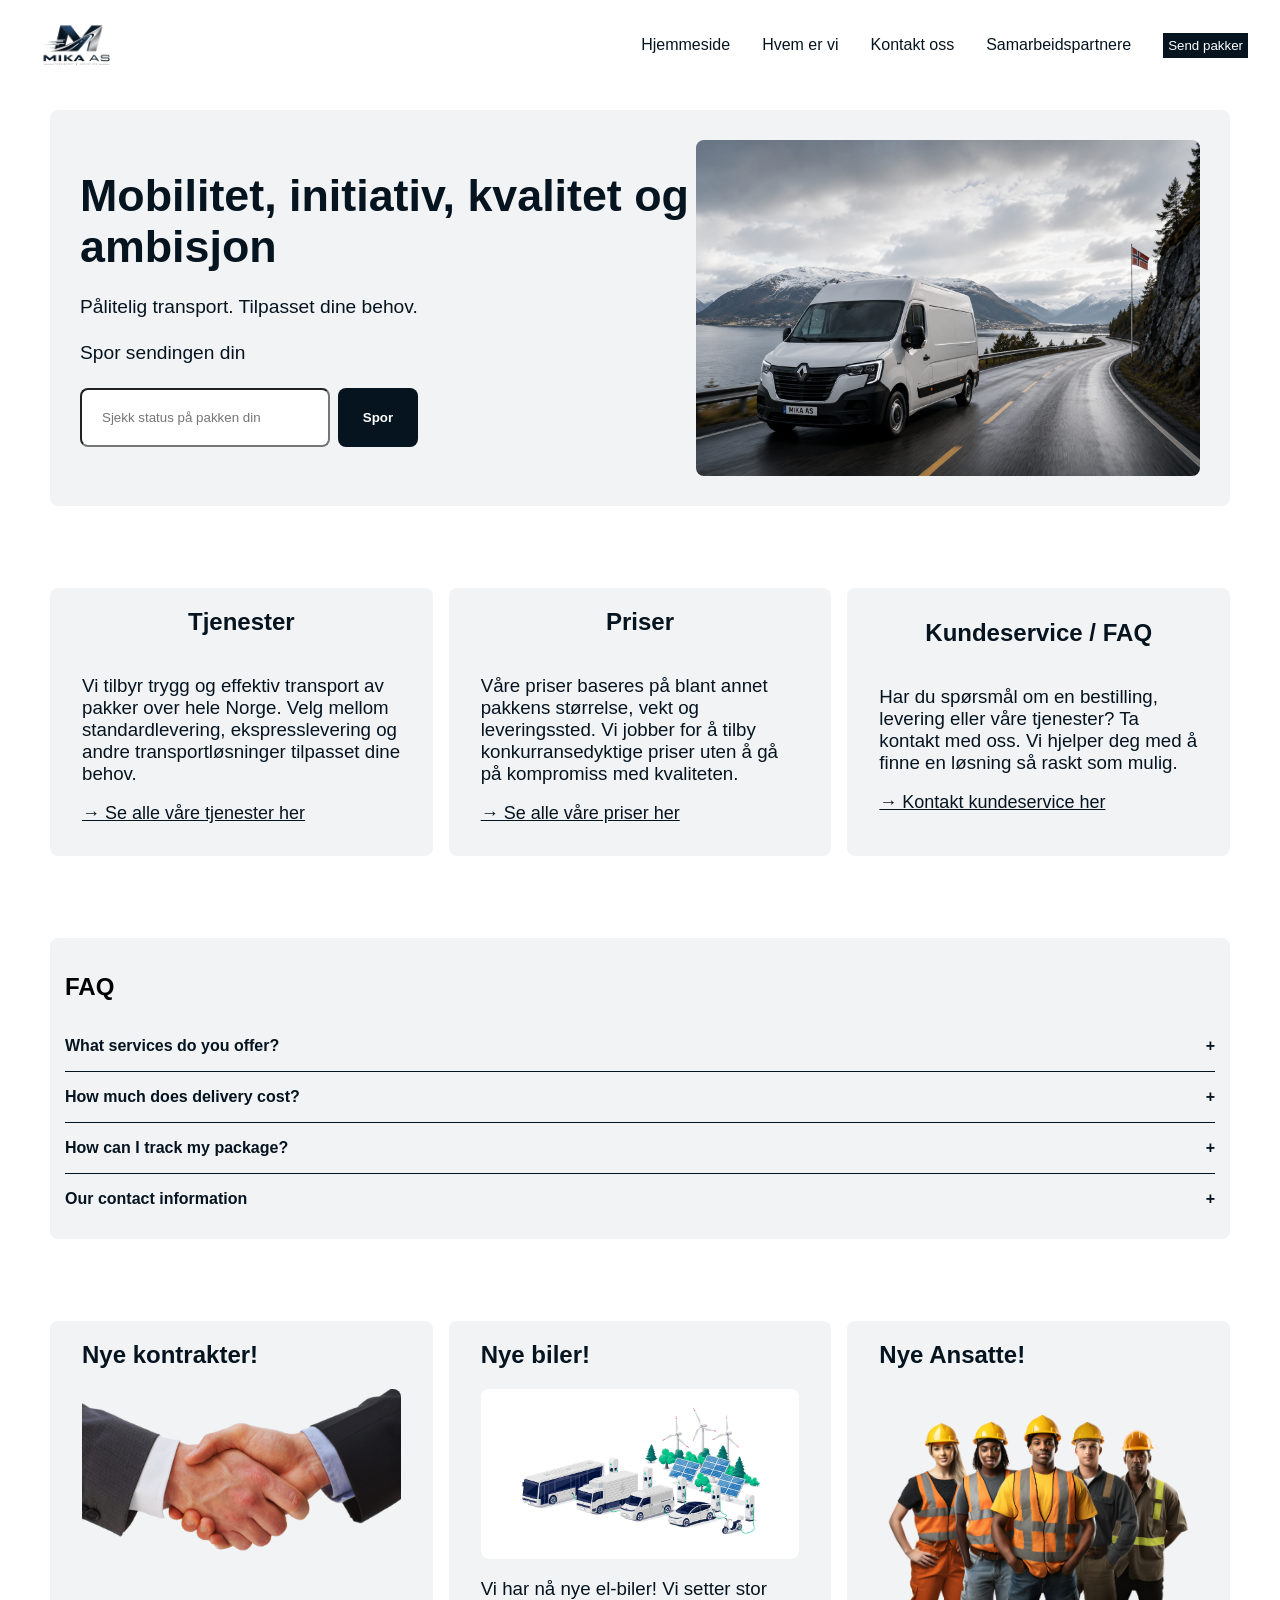
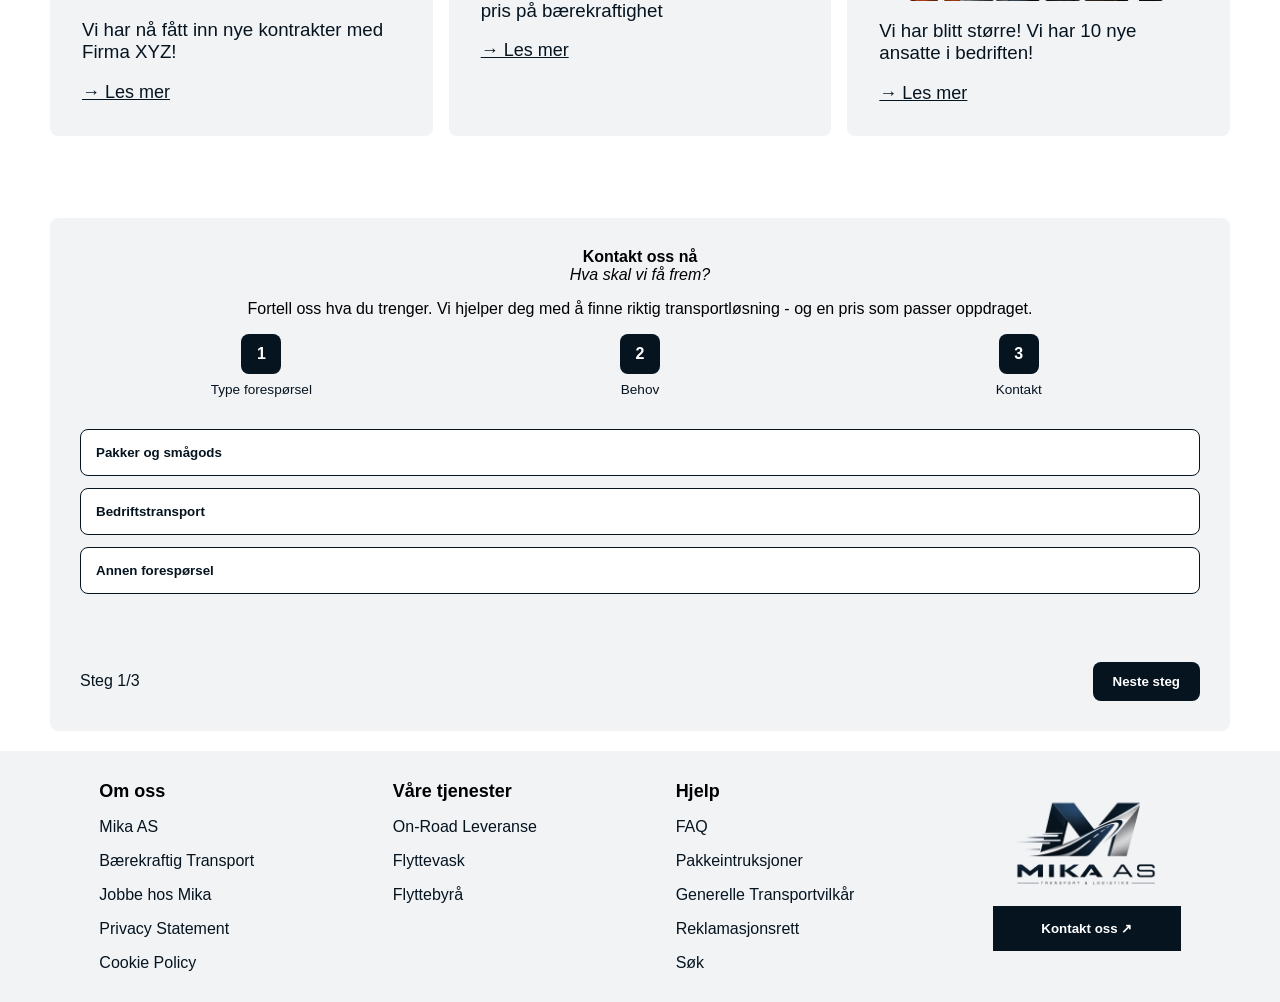
<file: index.html>
<!doctype html>
<html lang="no">

<head>
  <meta charset="utf-8">
  <meta name="viewport" content="width=device-width, initial-scale=1">

  <title>MIKA AS</title>
  <meta name="description" content="MIKA AS – transport og levering av pakker i hele Norge.">

  <link rel="stylesheet" href="css/style.css">
  <link rel="icon" href="img/mika_favicon.ico">
</head>

<body>

<header class="top-menu">

  <a class="logo" href="index.html">
    <img src="img/MIKA.png" alt="MIKA AS">
  </a>

  <nav class="navigation">
    <a href="index.html">Hjemmeside</a>
    <a href="pages/about.html">Hvem er vi</a>
    <a href="pages/contact.html">Kontakt oss</a>
    <a href="pages/partners.html">Samarbeidspartnere</a>
    <button class="menu_btn" type="button" onclick="redirectToServices()">Send pakker</button>
  </nav>

  <button
    class="menu-button"
    type="button"
    aria-label="Åpne meny">
    ☰
  </button>

</header>

<main>

  <section class="hero">

    <div class="hero_text">
      <h1>Mobilitet, initiativ, kvalitet og ambisjon</h1>
      <h2>Pålitelig transport. Tilpasset dine behov.</h2>
      <h2>Spor sendingen din</h2>
      <div class="hero_sporing">
        <input class="hero_input" placeholder="Sjekk status på pakken din" type="text">
        <button class="hero_btn" type="button">Spor</button>
      </div>
    </div>

    <div class="main_img_wrapper">
      <img
        src="img/MIKA_DRIVING1.png"
        alt="MIKA AS transportbil på norsk vei">
    </div>

  </section>

  <section class="about">
    <div class="container fade-up">
      <h2>Tjenester</h2>
      <h3>Vi tilbyr trygg og effektiv transport av pakker over hele Norge. Velg mellom standardlevering, ekspresslevering og andre transportløsninger tilpasset dine behov.</h3>
      <a href="pages/services.html">→ Se alle våre tjenester her</a>
    </div>
    <div class="container fade-up">
      <h2>Priser</h2>
      <h3>Våre priser baseres på blant annet pakkens størrelse, vekt og leveringssted. Vi jobber for å tilby konkurransedyktige priser uten å gå på kompromiss med kvaliteten.</h3>
      <a href="pages/price_calc.html">→ Se alle våre priser her</a>
    </div>
    <div class="container fade-up">
      <h2>Kundeservice / FAQ</h2>
      <h3>Har du spørsmål om en bestilling, levering eller våre tjenester? Ta kontakt med oss. Vi hjelper deg med å finne en løsning så raskt som mulig.</h3>
      <a href="pages/contact.html">→ Kontakt kundeservice her</a>
    </div>
  </section>

  <section class="faq fade-up">

    <div class="question_container">

      <h1>FAQ</h1>

      <div class="faq_container">

        <button class="question" type="button">
          <span>What services do you offer?</span>
          <span class="faq_icon">+</span>
        </button>

        <div class="faq_answer">
          <p>We offer standard and express delivery.</p>
        </div>

      </div>

      <div class="faq_container">

        <button class="question" type="button">
          <span>How much does delivery cost?</span>
          <span class="faq_icon">+</span>
        </button>

        <div class="faq_answer">
          <p>Our prices depend on size, weight and destination.</p>
        </div>

      </div>

      <div class="faq_container">

        <button class="question" type="button">
          <span>How can I track my package?</span>
          <span class="faq_icon">+</span>
        </button>

        <div class="faq_answer">
          <p>Enter your tracking number on our tracking page.</p>
        </div>

      </div>

      <div class="faq_container">

        <button class="question" type="button">
          <span>Our contact information</span>
          <span class="faq_icon">+</span>
        </button>

        <div class="faq_answer">
          <p>Mail</p>
          <p>Telefon kundeservice</p>
        </div>

      </div>

    </div>

  </section>

  <section class="news">
    <div class="news-container fade-up">
      <h2>Nye kontrakter!</h2>
      <img src="img/hands.png" alt="worker fleet">
      <h3>Vi har nå fått inn nye kontrakter med Firma XYZ!</h3>
      <a href="pages/services.html">→ Les mer</a>
    </div>
    <div class="news-container fade-up">
      <h2>Nye biler!</h2>
      <img src="img/cars.png" alt="car fleet">
      <h3>Vi har nå nye el-biler! Vi setter stor pris på bærekraftighet</h3>
      <a href="pages/sustainability.html">→ Les mer</a>
    </div>
    <div class="news-container fade-up">
      <h2>Nye Ansatte!</h2>
      <img src="img/workers.png" alt="worker fleet">
      <h3>Vi har blitt større! Vi har 10 nye ansatte i bedriften!</h3>
      <a href="pages/about.html">→ Les mer</a>
    </div>
  </section>

  <section class="contact">
    <div class="contact_form">

      <b>Kontakt oss nå</b>
      <i>Hva skal vi få frem?</i>

      <p>Fortell oss hva du trenger. Vi hjelper deg med å finne riktig
        transportløsning - og en pris som passer oppdraget.</p>
      <div class="contact_container">
        <div class="contact_step">
          <div class="step_block">
            <div class="numbered_box">1</div>
            <p>Type forespørsel</p>
          </div>
          <div class="step_block">
            <div class="numbered_box">2</div>
            <p>Behov</p>
          </div>
          <div class="step_block">
            <div class="numbered_box">3</div>
            <p>Kontakt</p>
          </div>
        </div>

        <div class="selection_step current">
          <button class="selection_button">Pakker og smågods</button>
          <button class="selection_button">Bedriftstransport</button>
          <button class="selection_button">Annen forespørsel</button>
        </div>

        <div class="selection_step">
          <label for="request_description">
            Beskriv oppdraget
          </label>
          <textarea id="request_description" name="request_description" placeholder="Fortell oss litt om oppdraget..."></textarea>

        </div>

        <div class="selection_step">
          <input placeholder="Navn og Etternavn"></input>
          <input placeholder="E-post"></input>
          <input placeholder="Tlf. nr."></input>
        </div>

        <p class = "error"></p>

        <div class="current_step">
          <p>Steg 1/3</p>
          <button class="neste_steg">Neste steg</button>
        </div>
      </div>
    </div>
  </section>

</main>

<footer class="fade-up">
  <div class="footer_container">
    <div class="footer_text_main">Om oss</div>
    <a href="pages/about.html" class="footer_text">Mika AS</a>
    <a href="pages/sustainability.html" class="footer_text">Bærekraftig Transport</a>
    <a href="pages/open_positions.html" class="footer_text">Jobbe hos Mika</a>
    <a href="pages/privacy_statement.html" class="footer_text">Privacy Statement</a>
    <a href="pages/cookie_policy.html" class="footer_text">Cookie Policy</a>
  </div>
  <div class="footer_container">
    <div class="footer_text_main">Våre tjenester</div>
    <a href="pages/services.html" class="footer_text">On-Road Leveranse</a>
    <a href="pages/services.html" class="footer_text">Flyttevask</a>
    <a href="pages/services.html" class="footer_text">Flyttebyrå</a>
  </div>
  <div class="footer_container">
    <div class="footer_text_main">Hjelp</div>
    <a href="pages/FAQ.html" class="footer_text">FAQ</a>
    <a href="pages/transport_info.html" class="footer_text">Pakkeintruksjoner</a>
    <a href="pages/transport_info.html" class="footer_text">Generelle Transportvilkår</a>
    <a href="pages/claims.html" class="footer_text">Reklamasjonsrett</a>
    <a href="pages/FAQ.html" class="footer_text">Søk</a>
  </div>
  <div id="footer_last">
    <img class="footer-logo" src="img/MIKA.png" alt="MIKA AS">
    <button class="contact_button">Kontakt oss ↗</button></div>
</footer>

<script src="js/app.js"></script>

</body>
</html>
</file>
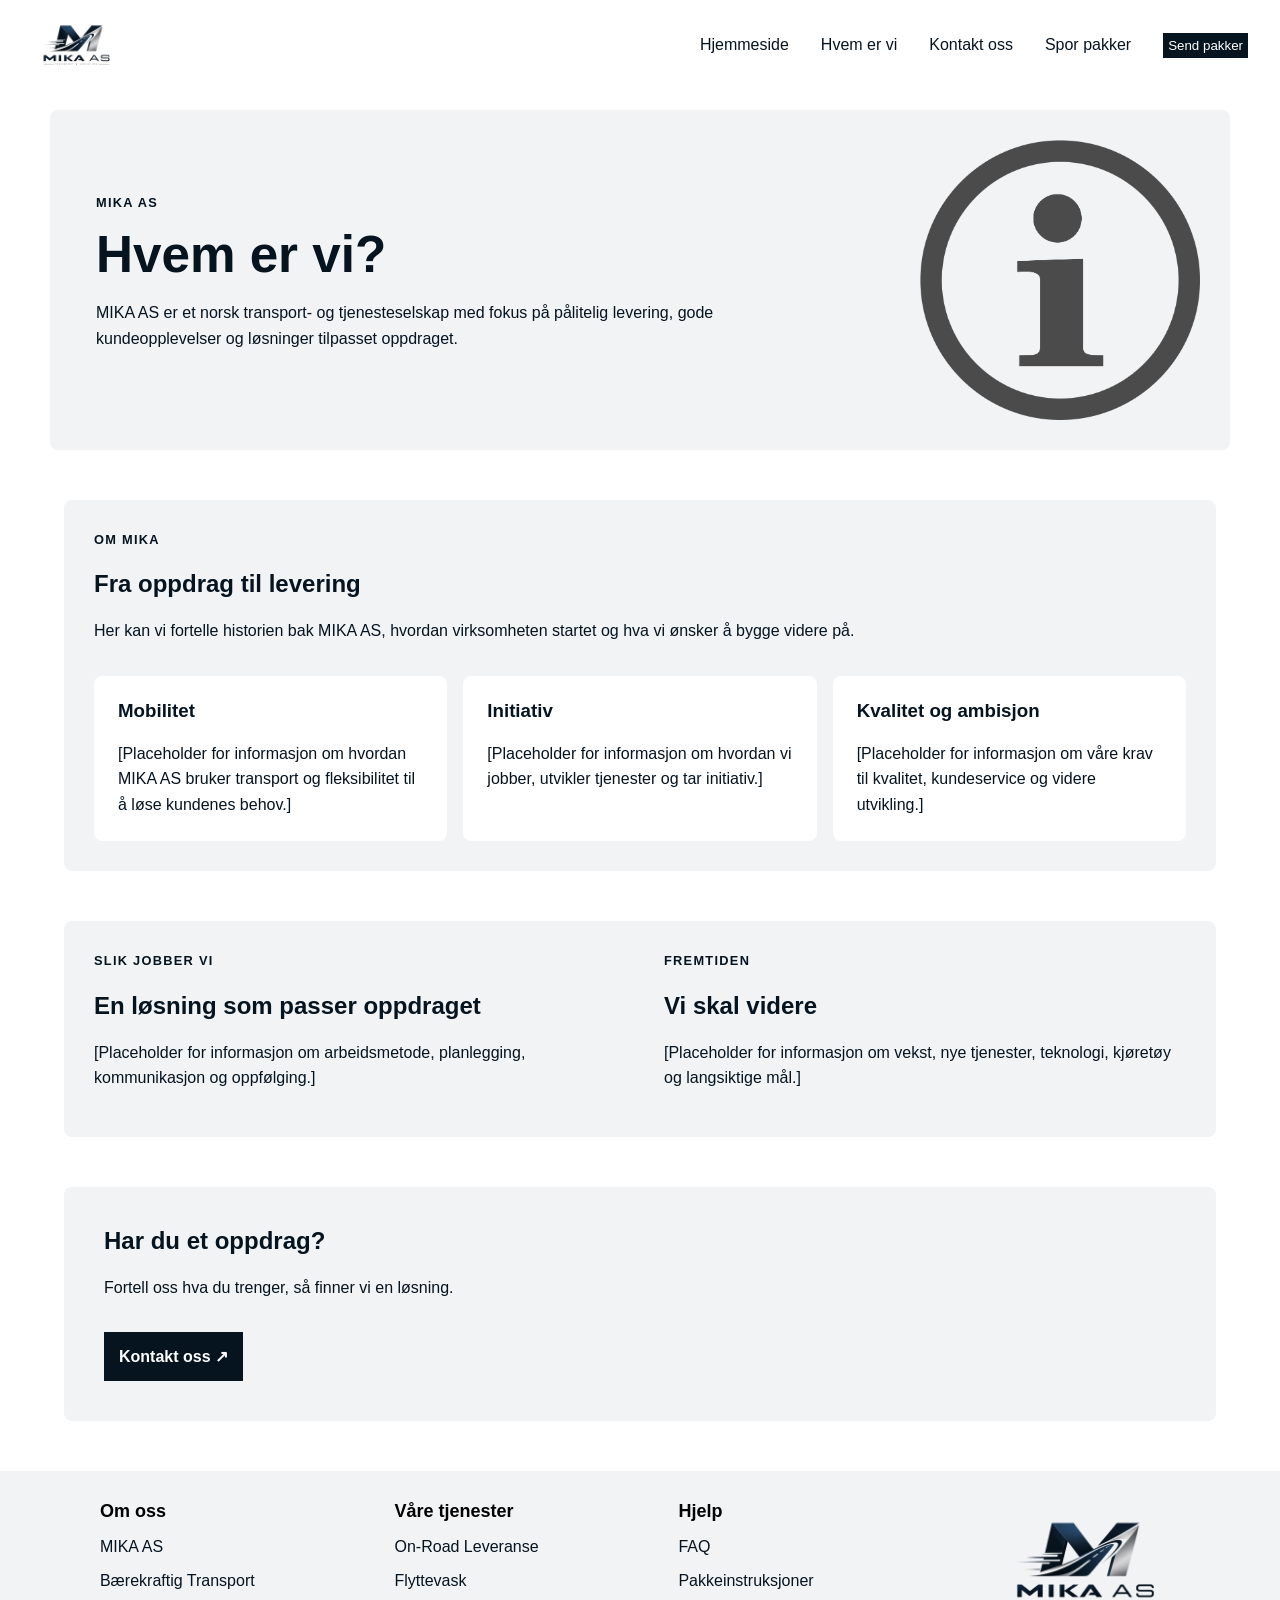
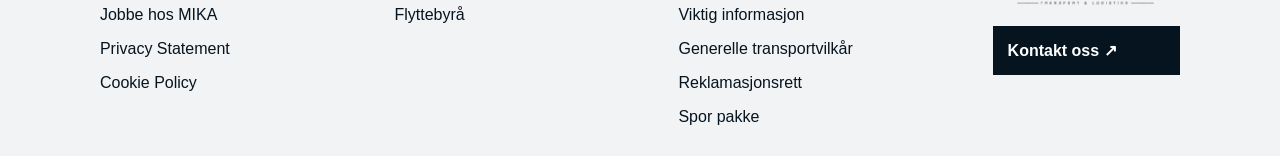
<file: pages/about.html>
<!doctype html>
<html lang="no">

<head>
  <meta charset="utf-8">
  <meta name="viewport" content="width=device-width, initial-scale=1">

  <title>MIKA AS | Hvem er vi</title>
  <meta
    name="description"
    content="Bli kjent med MIKA AS, våre tjenester, verdier og hvordan vi jobber med transport og levering."
  >

  <link rel="icon" href="../img/mika_favicon.ico">
  <link rel="stylesheet" href="../css/style.css">
</head>

<body>

<header class="top-menu">

  <a href="../index.html" class="logo">
    <img src="../img/MIKA.png" alt="MIKA AS">
  </a>

  <nav class="navigation">
    <a href="../index.html">Hjemmeside</a>
    <a href="about.html" aria-current="page">Hvem er vi</a>
    <a href="contact.html">Kontakt oss</a>
    <a href="tracking.html">Spor pakker</a>
    <button class="menu_btn" type="button" onclick="redirectToServicesFromPages()">
      Send pakker
    </button>
  </nav>

  <button
    class="menu-button"
    type="button"
    aria-label="Åpne meny">
    ☰
  </button>

</header>

<main class="page_main">

  <section class="page_hero fade-up">

    <div class="page_hero_text">
      <p class="page_label">MIKA AS</p>

      <h1>Hvem er vi?</h1>

      <p>
        MIKA AS er et norsk transport- og tjenesteselskap med fokus på
        pålitelig levering, gode kundeopplevelser og løsninger tilpasset
        oppdraget.
      </p>
    </div>

    <div class="about_page_hero_image">
      <img
        src="../img/info.png"
        alt="MIKA AS transportbil på norsk vei">
    </div>

  </section>


  <section class="page_section fade-up">

    <div class="section_heading">
      <p class="page_label">OM MIKA</p>
      <h2>Fra oppdrag til levering</h2>

      <p>
        Her kan vi fortelle historien bak MIKA AS, hvordan virksomheten
        startet og hva vi ønsker å bygge videre på.
      </p>
    </div>

    <div class="info_grid">

      <article class="info_card">
        <h3>Mobilitet</h3>
        <p>
          [Placeholder for informasjon om hvordan MIKA AS bruker
          transport og fleksibilitet til å løse kundenes behov.]
        </p>
      </article>

      <article class="info_card">
        <h3>Initiativ</h3>
        <p>
          [Placeholder for informasjon om hvordan vi jobber,
          utvikler tjenester og tar initiativ.]
        </p>
      </article>

      <article class="info_card">
        <h3>Kvalitet og ambisjon</h3>
        <p>
          [Placeholder for informasjon om våre krav til kvalitet,
          kundeservice og videre utvikling.]
        </p>
      </article>

    </div>

  </section>


  <section class="page_section two_column fade-up">

    <div>
      <p class="page_label">SLIK JOBBER VI</p>
      <h2>En løsning som passer oppdraget</h2>

      <p>
        [Placeholder for informasjon om arbeidsmetode, planlegging,
        kommunikasjon og oppfølging.]
      </p>
    </div>

    <div>
      <p class="page_label">FREMTIDEN</p>
      <h2>Vi skal videre</h2>

      <p>
        [Placeholder for informasjon om vekst, nye tjenester, teknologi,
        kjøretøy og langsiktige mål.]
      </p>
    </div>

  </section>


  <section class="page_cta fade-up">

    <h2>Har du et oppdrag?</h2>

    <p>
      Fortell oss hva du trenger, så finner vi en løsning.
    </p>

    <a href="contact.html" class="contact_button">
      Kontakt oss ↗
    </a>

  </section>

</main>


<footer class="fade-up">

  <div class="footer_container">
    <div class="footer_text_main">Om oss</div>
    <a href="about.html" class="footer_text">MIKA AS</a>
    <a href="sustainability.html" class="footer_text">Bærekraftig Transport</a>
    <a href="open_positions.html" class="footer_text">Jobbe hos MIKA</a>
    <a href="privacy_statement.html" class="footer_text">Privacy Statement</a>
    <a href="cookie_policy.html" class="footer_text">Cookie Policy</a>
  </div>

  <div class="footer_container">
    <div class="footer_text_main">Våre tjenester</div>
    <a href="services.html" class="footer_text">On-Road Leveranse</a>
    <a href="services.html" class="footer_text">Flyttevask</a>
    <a href="services.html" class="footer_text">Flyttebyrå</a>
  </div>

  <div class="footer_container">
    <div class="footer_text_main">Hjelp</div>
    <a href="faq.html" class="footer_text">FAQ</a>
    <a href="transport_info.html" class="footer_text">Pakkeinstruksjoner</a>
    <a href="transport_info.html" class="footer_text">Viktig informasjon</a>
    <a href="transport_info.html" class="footer_text">Generelle transportvilkår</a>
    <a href="claims.html" class="footer_text">Reklamasjonsrett</a>
    <a href="tracking.html" class="footer_text">Spor pakke</a>
  </div>

  <div id="footer_last">
    <img
      class="footer-logo"
      src="../img/MIKA.png"
      alt="MIKA AS">

    <a href="contact.html" class="contact_button">
      Kontakt oss ↗
    </a>
  </div>

</footer>

<script src="../js/app.js"></script>

</body>
</html>
</file>
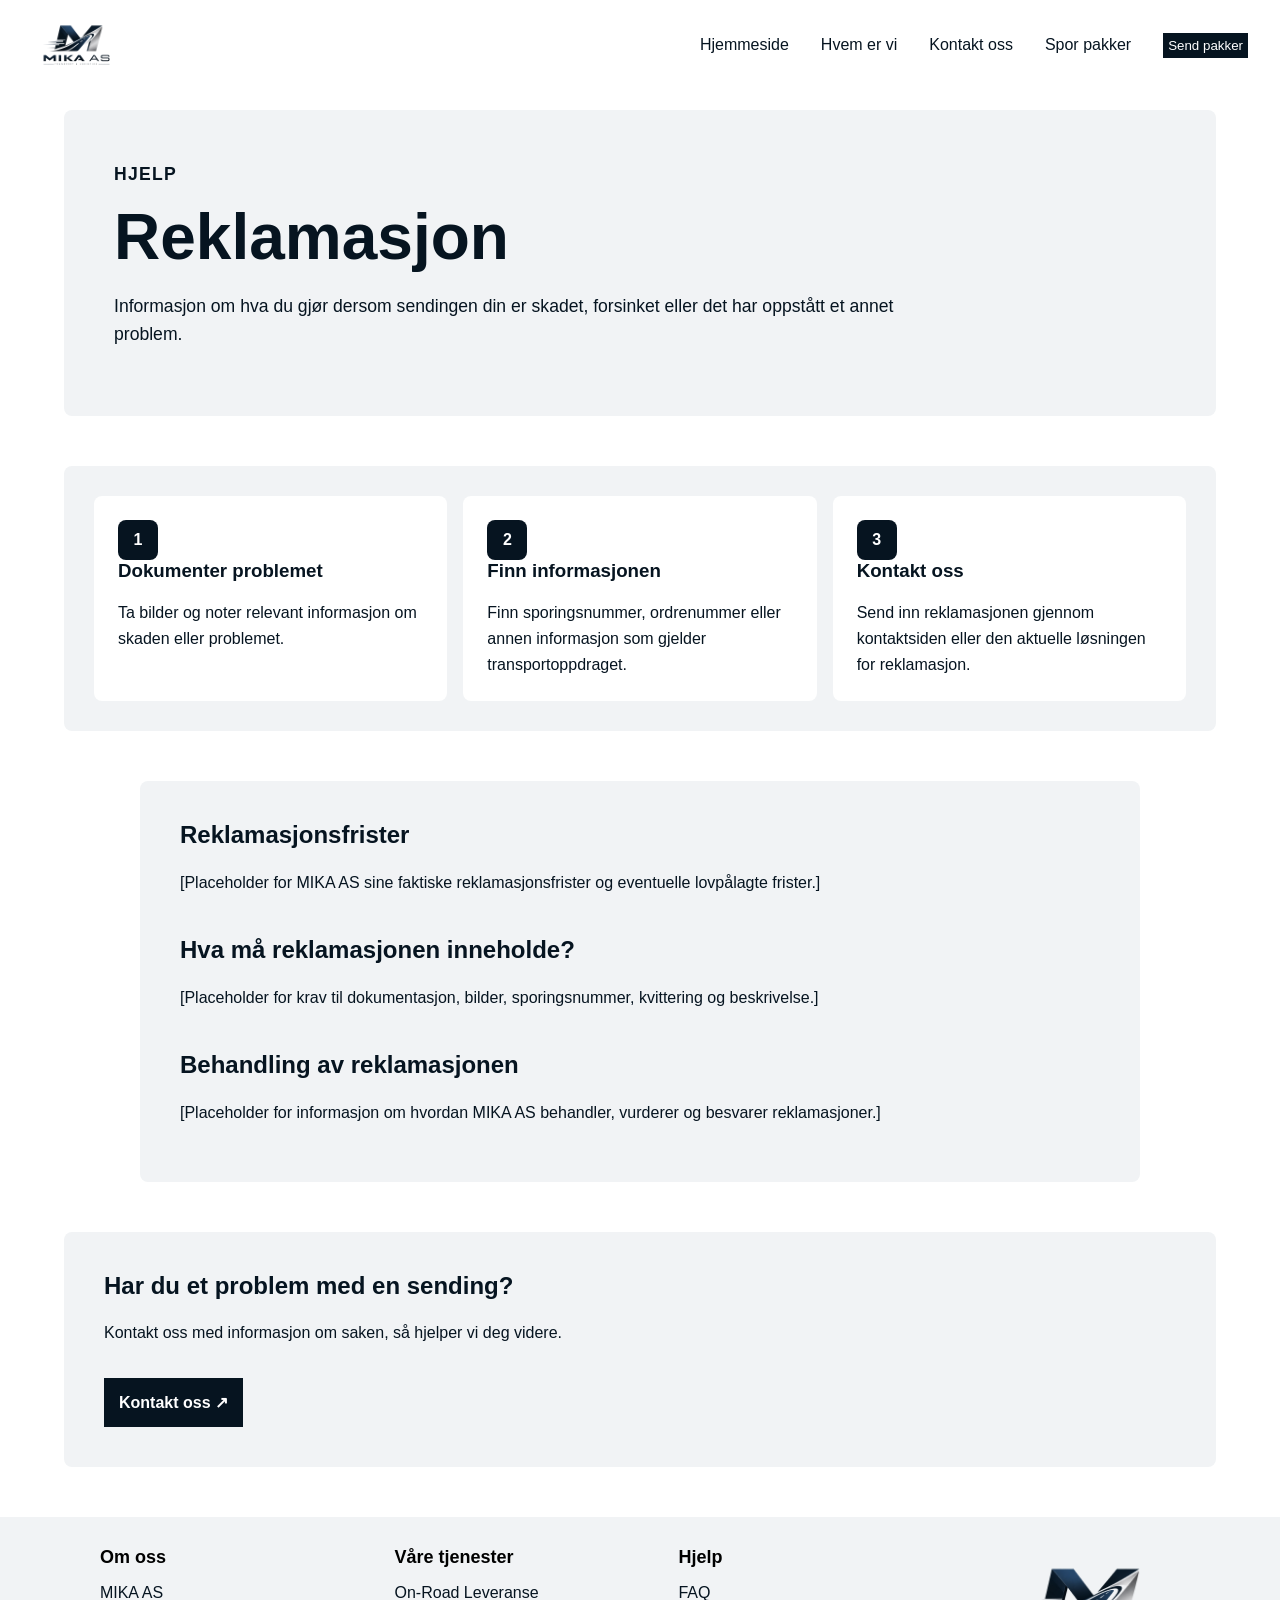
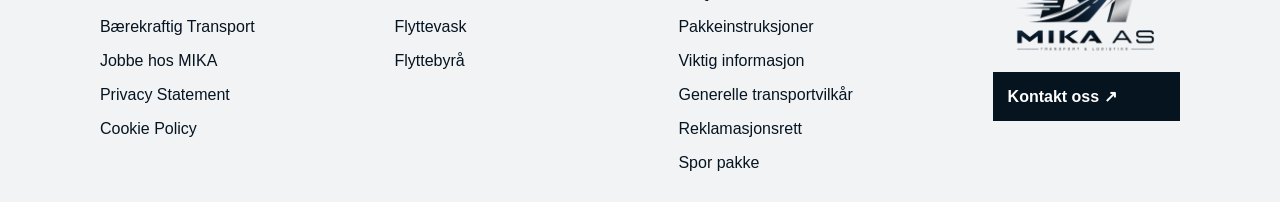
<file: pages/claims.html>
<!doctype html>
<html lang="no">

<head>
  <meta charset="utf-8">
  <meta name="viewport" content="width=device-width, initial-scale=1">

  <title>MIKA AS | Reklamasjon</title>
  <meta
    name="description"
    content="Informasjon om reklamasjon, skader og krav knyttet til transport hos MIKA AS."
  >

  <link rel="icon" href="../img/mika_favicon.ico">
  <link rel="stylesheet" href="../css/style.css">
</head>

<body>

<header class="top-menu">

  <a href="../index.html" class="logo">
    <img src="../img/MIKA.png" alt="MIKA AS">
  </a>

  <nav class="navigation">
    <a href="../index.html">Hjemmeside</a>
    <a href="about.html">Hvem er vi</a>
    <a href="contact.html">Kontakt oss</a>
    <a href="tracking.html">Spor pakker</a>

    <button class="menu_btn" type="button" onclick="redirectToServicesFromPages()">
      Send pakker
    </button>
  </nav>

  <button
    class="menu-button"
    type="button"
    aria-label="Åpne meny">
    ☰
  </button>

</header>


<main class="page_main">

  <section class="page_header fade-up">

    <p class="page_label">HJELP</p>

    <h1>Reklamasjon</h1>

    <p>
      Informasjon om hva du gjør dersom sendingen din er skadet,
      forsinket eller det har oppstått et annet problem.
    </p>

  </section>


  <section class="page_section fade-up">

    <div class="info_grid">

      <article class="info_card">

        <div class="numbered_box">1</div>

        <h3>Dokumenter problemet</h3>

        <p>
          Ta bilder og noter relevant informasjon om skaden eller problemet.
        </p>

      </article>


      <article class="info_card">

        <div class="numbered_box">2</div>

        <h3>Finn informasjonen</h3>

        <p>
          Finn sporingsnummer, ordrenummer eller annen informasjon
          som gjelder transportoppdraget.
        </p>

      </article>


      <article class="info_card">

        <div class="numbered_box">3</div>

        <h3>Kontakt oss</h3>

        <p>
          Send inn reklamasjonen gjennom kontaktsiden eller den
          aktuelle løsningen for reklamasjon.
        </p>

      </article>

    </div>

  </section>


  <section class="legal_page fade-up">

    <h2>Reklamasjonsfrister</h2>

    <p>
      [Placeholder for MIKA AS sine faktiske reklamasjonsfrister og
      eventuelle lovpålagte frister.]
    </p>

    <h2>Hva må reklamasjonen inneholde?</h2>

    <p>
      [Placeholder for krav til dokumentasjon, bilder,
      sporingsnummer, kvittering og beskrivelse.]
    </p>

    <h2>Behandling av reklamasjonen</h2>

    <p>
      [Placeholder for informasjon om hvordan MIKA AS behandler,
      vurderer og besvarer reklamasjoner.]
    </p>

  </section>


  <section class="page_cta fade-up">

    <h2>Har du et problem med en sending?</h2>

    <p>
      Kontakt oss med informasjon om saken, så hjelper vi deg videre.
    </p>

    <a href="contact.html" class="contact_button">
      Kontakt oss ↗
    </a>

  </section>

</main>


<footer class="fade-up">

  <div class="footer_container">
    <div class="footer_text_main">Om oss</div>
    <a href="about.html" class="footer_text">MIKA AS</a>
    <a href="sustainability.html" class="footer_text">Bærekraftig Transport</a>
    <a href="open_positions.html" class="footer_text">Jobbe hos MIKA</a>
    <a href="privacy_statement.html" class="footer_text">Privacy Statement</a>
    <a href="cookie_policy.html" class="footer_text">Cookie Policy</a>
  </div>

  <div class="footer_container">
    <div class="footer_text_main">Våre tjenester</div>
    <a href="services.html" class="footer_text">On-Road Leveranse</a>
    <a href="services.html" class="footer_text">Flyttevask</a>
    <a href="services.html" class="footer_text">Flyttebyrå</a>
  </div>

  <div class="footer_container">
    <div class="footer_text_main">Hjelp</div>
    <a href="faq.html" class="footer_text">FAQ</a>
    <a href="transport_info.html" class="footer_text">Pakkeinstruksjoner</a>
    <a href="transport_info.html" class="footer_text">Viktig informasjon</a>
    <a href="transport_info.html" class="footer_text">Generelle transportvilkår</a>
    <a href="claims.html" class="footer_text">Reklamasjonsrett</a>
    <a href="tracking.html" class="footer_text">Spor pakke</a>
  </div>

  <div id="footer_last">
    <img
      class="footer-logo"
      src="../img/MIKA.png"
      alt="MIKA AS">

    <a href="contact.html" class="contact_button">
      Kontakt oss ↗
    </a>
  </div>

</footer>

<script src="../js/app.js"></script>

</body>
</html>
</file>
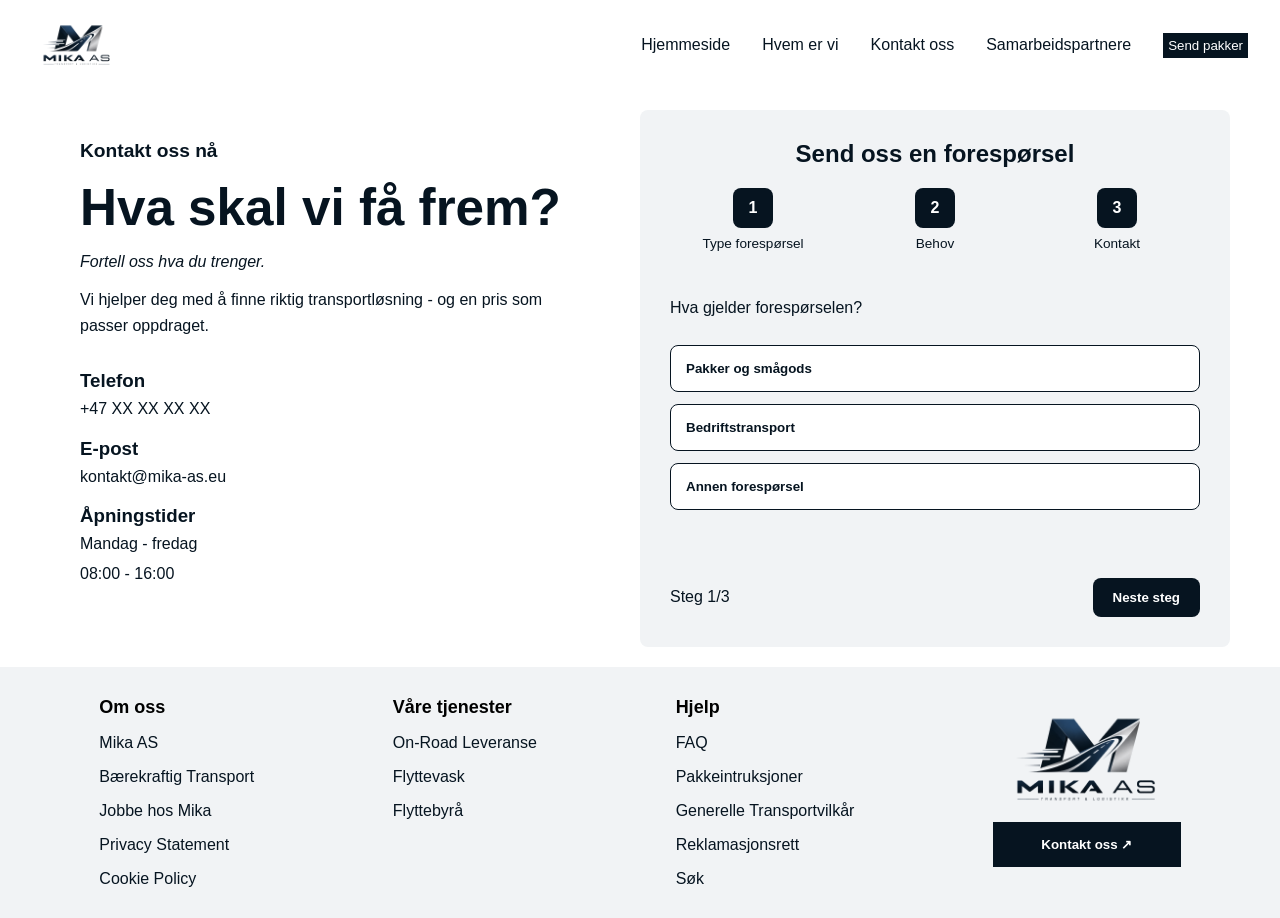
<file: pages/contact.html>
<!doctype html>
<html lang="no">

<head>
  <meta charset="utf-8">
  <meta name="viewport" content="width=device-width, initial-scale=1">

  <title>Kontakt oss - MIKA AS</title>
  <meta name="description" content="Kontakt MIKA AS for transport, levering og andre transportløsninger.">

  <link rel="stylesheet" href="../css/style.css">
  <link rel="icon" href="../img/mika_favicon.ico">
</head>

<body>

<header class="top-menu">

  <a class="logo" href="../index.html">
    <img src="../img/MIKA.png" alt="MIKA AS">
  </a>

  <nav class="navigation">
    <a href="../index.html">Hjemmeside</a>
    <a href="about.html">Hvem er vi</a>
    <a href="contact.html">Kontakt oss</a>
    <a href="partners.html">Samarbeidspartnere</a>
    <button class="menu_btn" type="button" onclick="redirectToServicesFromPages()">Send pakker</button>
  </nav>

  <button
    class="menu-button"
    type="button"
    aria-label="Åpne meny">
    ☰
  </button>

</header>

<main>

  <section class="contact_page">

    <div class="contact_intro">

      <b>Kontakt oss nå</b>

      <h1>Hva skal vi få frem?</h1>

      <i>
        Fortell oss hva du trenger.
      </i>

      <p>
        Vi hjelper deg med å finne riktig transportløsning
        - og en pris som passer oppdraget.
      </p>

      <div class="contact_information">

        <div>
          <h3>Telefon</h3>
          <p>+47 XX XX XX XX</p>
        </div>

        <div>
          <h3>E-post</h3>
          <p>kontakt@mika-as.eu</p>
        </div>

        <div>
          <h3>Åpningstider</h3>
          <p>Mandag - fredag</p>
          <p>08:00 - 16:00</p>
        </div>

      </div>

    </div>


    <div class="contact_form">

      <h1>Send oss en forespørsel</h1>

      <div class="contact_container">

        <div class="contact_step">

          <div class="step_block">
            <div class="numbered_box">1</div>
            <p>Type forespørsel</p>
          </div>

          <div class="step_block">
            <div class="numbered_box">2</div>
            <p>Behov</p>
          </div>

          <div class="step_block">
            <div class="numbered_box">3</div>
            <p>Kontakt</p>
          </div>

        </div>


        <div class="selection_step current">

          <p>
            Hva gjelder forespørselen?
          </p>

          <button
            class="selection_button"
            type="button">
            Pakker og smågods
          </button>

          <button
            class="selection_button"
            type="button">
            Bedriftstransport
          </button>

          <button
            class="selection_button"
            type="button">
            Annen forespørsel
          </button>

        </div>


        <div class="selection_step">

          <label for="request_description">
            Beskriv oppdraget
          </label>

          <textarea
            id="request_description"
            name="request_description"
            placeholder="Fortell oss litt om oppdraget..."></textarea>

        </div>


        <div class="selection_step">

          <input
            type="text"
            name="name"
            placeholder="Navn og Etternavn">

          <input
            type="email"
            name="email"
            placeholder="E-post">

          <input
            type="tel"
            name="phone"
            placeholder="Tlf. nr.">

        </div>


        <p class="error"></p>


        <div class="current_step">

          <p>Steg 1/3</p>

          <button
            class="neste_steg"
            type="button">
            Neste steg
          </button>

        </div>

      </div>

    </div>

  </section>

</main>


<footer class="fade-up">

  <div class="footer_container">

    <div class="footer_text_main">
      Om oss
    </div>

    <a href="about.html" class="footer_text">
      Mika AS
    </a>

    <a href="sustainability.html" class="footer_text">
      Bærekraftig Transport
    </a>

    <a href="open_positions.html" class="footer_text">
      Jobbe hos Mika
    </a>

    <a href="privacy_statement.html" class="footer_text">
      Privacy Statement
    </a>

    <a href="cookie_policy.html" class="footer_text">
      Cookie Policy
    </a>

  </div>


  <div class="footer_container">

    <div class="footer_text_main">
      Våre tjenester
    </div>

    <a href="services.html" class="footer_text">
      On-Road Leveranse
    </a>

    <a href="services.html" class="footer_text">
      Flyttevask
    </a>

    <a href="services.html" class="footer_text">
      Flyttebyrå
    </a>

  </div>


  <div class="footer_container">

    <div class="footer_text_main">
      Hjelp
    </div>

    <a href="FAQ.html" class="footer_text">
      FAQ
    </a>

    <a href="transport_info.html" class="footer_text">
      Pakkeintruksjoner
    </a>

    <a href="transport_info.html" class="footer_text">
      Generelle Transportvilkår
    </a>

    <a href="claims.html" class="footer_text">
      Reklamasjonsrett
    </a>

    <a href="FAQ.html" class="footer_text">
      Søk
    </a>

  </div>


  <div id="footer_last">

    <img
      class="footer-logo"
      src="../img/MIKA.png"
      alt="MIKA AS">

    <button class="contact_button">
      Kontakt oss ↗
    </button>

  </div>

</footer>


<script src="../js/app.js"></script>

</body>

</html>
</file>
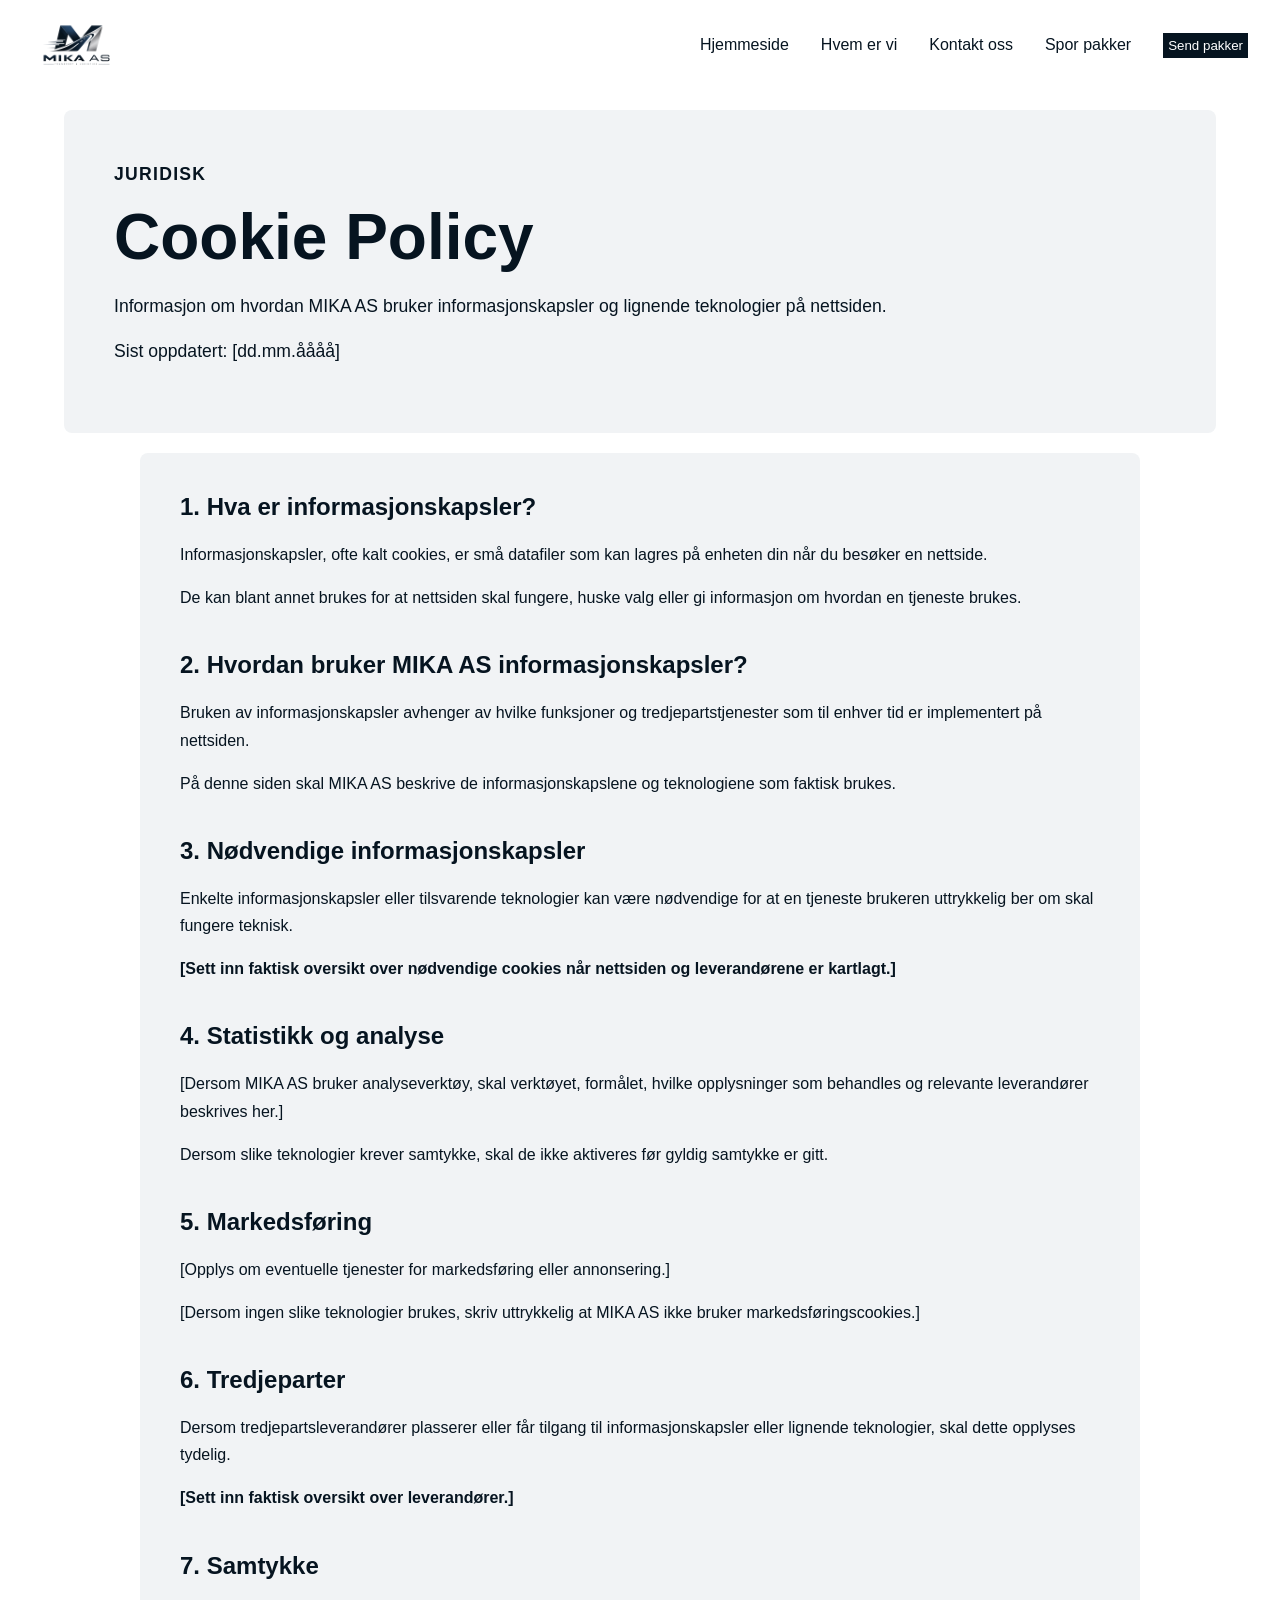
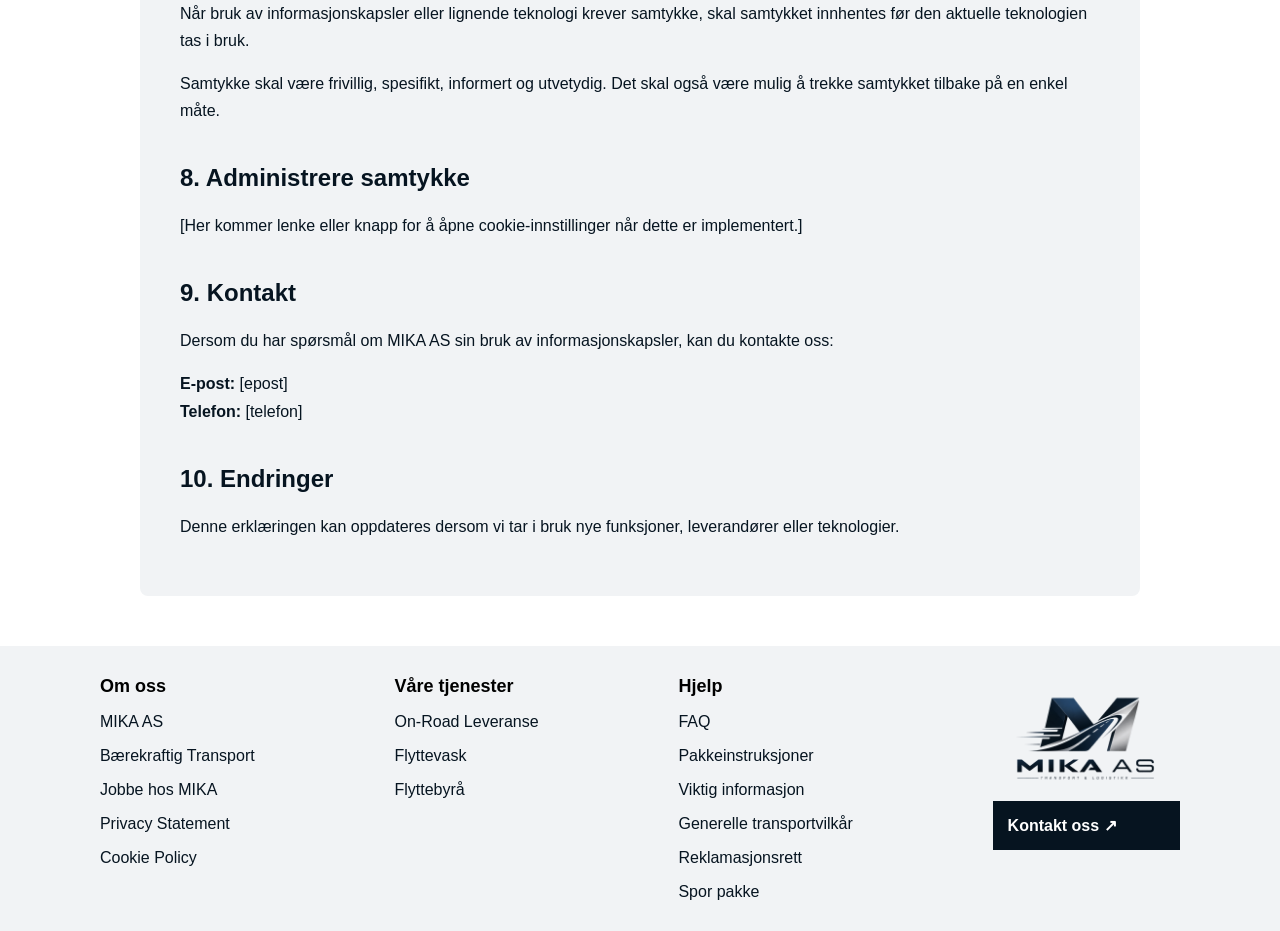
<file: pages/cookie_policy.html>
<!doctype html>
<html lang="no">

<head>
  <meta charset="utf-8">
  <meta name="viewport" content="width=device-width, initial-scale=1">

  <title>MIKA AS | Cookie Policy</title>
  <meta
    name="description"
    content="Informasjon om informasjonskapsler og lignende teknologier på MIKA AS sin nettside."
  >

  <link rel="icon" href="../img/mika_favicon.ico">
  <link rel="stylesheet" href="../css/style.css">
</head>

<body>

<header class="top-menu">

  <a href="../index.html" class="logo">
    <img src="../img/MIKA.png" alt="MIKA AS">
  </a>

  <nav class="navigation">
    <a href="../index.html">Hjemmeside</a>
    <a href="about.html">Hvem er vi</a>
    <a href="contact.html">Kontakt oss</a>
    <a href="tracking.html">Spor pakker</a>

    <button class="menu_btn" type="button" onclick="redirectToServicesFromPages()">
      Send pakker
    </button>
  </nav>

  <button
    class="menu-button"
    type="button"
    aria-label="Åpne meny">
    ☰
  </button>

</header>


<main class="page_main">

  <section class="page_header fade-up">

    <p class="page_label">JURIDISK</p>

    <h1>Cookie Policy</h1>

    <p>
      Informasjon om hvordan MIKA AS bruker informasjonskapsler
      og lignende teknologier på nettsiden.
    </p>

    <p>
      Sist oppdatert: [dd.mm.åååå]
    </p>

  </section>


  <section class="legal_page fade-up">

    <h2>1. Hva er informasjonskapsler?</h2>

    <p>
      Informasjonskapsler, ofte kalt cookies, er små datafiler som kan
      lagres på enheten din når du besøker en nettside.
    </p>

    <p>
      De kan blant annet brukes for at nettsiden skal fungere,
      huske valg eller gi informasjon om hvordan en tjeneste brukes.
    </p>


    <h2>2. Hvordan bruker MIKA AS informasjonskapsler?</h2>

    <p>
      Bruken av informasjonskapsler avhenger av hvilke funksjoner og
      tredjepartstjenester som til enhver tid er implementert på nettsiden.
    </p>

    <p>
      På denne siden skal MIKA AS beskrive de informasjonskapslene og
      teknologiene som faktisk brukes.
    </p>


    <h2>3. Nødvendige informasjonskapsler</h2>

    <p>
      Enkelte informasjonskapsler eller tilsvarende teknologier kan være
      nødvendige for at en tjeneste brukeren uttrykkelig ber om skal
      fungere teknisk.
    </p>

    <p>
      <strong>
        [Sett inn faktisk oversikt over nødvendige cookies når nettsiden
        og leverandørene er kartlagt.]
      </strong>
    </p>


    <h2>4. Statistikk og analyse</h2>

    <p>
      [Dersom MIKA AS bruker analyseverktøy, skal verktøyet, formålet,
      hvilke opplysninger som behandles og relevante leverandører beskrives
      her.]
    </p>

    <p>
      Dersom slike teknologier krever samtykke, skal de ikke aktiveres
      før gyldig samtykke er gitt.
    </p>


    <h2>5. Markedsføring</h2>

    <p>
      [Opplys om eventuelle tjenester for markedsføring eller annonsering.]
    </p>

    <p>
      [Dersom ingen slike teknologier brukes, skriv uttrykkelig at
      MIKA AS ikke bruker markedsføringscookies.]
    </p>


    <h2>6. Tredjeparter</h2>

    <p>
      Dersom tredjepartsleverandører plasserer eller får tilgang til
      informasjonskapsler eller lignende teknologier, skal dette opplyses
      tydelig.
    </p>

    <p>
      <strong>
        [Sett inn faktisk oversikt over leverandører.]
      </strong>
    </p>


    <h2>7. Samtykke</h2>

    <p>
      Når bruk av informasjonskapsler eller lignende teknologi krever
      samtykke, skal samtykket innhentes før den aktuelle teknologien tas
      i bruk.
    </p>

    <p>
      Samtykke skal være frivillig, spesifikt, informert og utvetydig.
      Det skal også være mulig å trekke samtykket tilbake på en enkel måte.
    </p>


    <h2>8. Administrere samtykke</h2>

    <p>
      [Her kommer lenke eller knapp for å åpne cookie-innstillinger
      når dette er implementert.]
    </p>


    <h2>9. Kontakt</h2>

    <p>
      Dersom du har spørsmål om MIKA AS sin bruk av informasjonskapsler,
      kan du kontakte oss:
    </p>

    <p>
      <strong>E-post:</strong> [epost]<br>
      <strong>Telefon:</strong> [telefon]
    </p>


    <h2>10. Endringer</h2>

    <p>
      Denne erklæringen kan oppdateres dersom vi tar i bruk nye
      funksjoner, leverandører eller teknologier.
    </p>

  </section>

</main>


<footer class="fade-up">

  <div class="footer_container">
    <div class="footer_text_main">Om oss</div>
    <a href="about.html" class="footer_text">MIKA AS</a>
    <a href="sustainability.html" class="footer_text">Bærekraftig Transport</a>
    <a href="open_positions.html" class="footer_text">Jobbe hos MIKA</a>
    <a href="privacy_statement.html" class="footer_text">Privacy Statement</a>
    <a href="cookie_policy.html" class="footer_text">Cookie Policy</a>
  </div>

  <div class="footer_container">
    <div class="footer_text_main">Våre tjenester</div>
    <a href="services.html" class="footer_text">On-Road Leveranse</a>
    <a href="services.html" class="footer_text">Flyttevask</a>
    <a href="services.html" class="footer_text">Flyttebyrå</a>
  </div>

  <div class="footer_container">
    <div class="footer_text_main">Hjelp</div>
    <a href="faq.html" class="footer_text">FAQ</a>
    <a href="transport_info.html" class="footer_text">Pakkeinstruksjoner</a>
    <a href="transport_info.html" class="footer_text">Viktig informasjon</a>
    <a href="transport_info.html" class="footer_text">Generelle transportvilkår</a>
    <a href="claims.html" class="footer_text">Reklamasjonsrett</a>
    <a href="tracking.html" class="footer_text">Spor pakke</a>
  </div>

  <div id="footer_last">
    <img
      class="footer-logo"
      src="../img/MIKA.png"
      alt="MIKA AS">

    <a href="contact.html" class="contact_button">
      Kontakt oss ↗
    </a>
  </div>

</footer>

<script src="../js/app.js"></script>

</body>
</html>
</file>
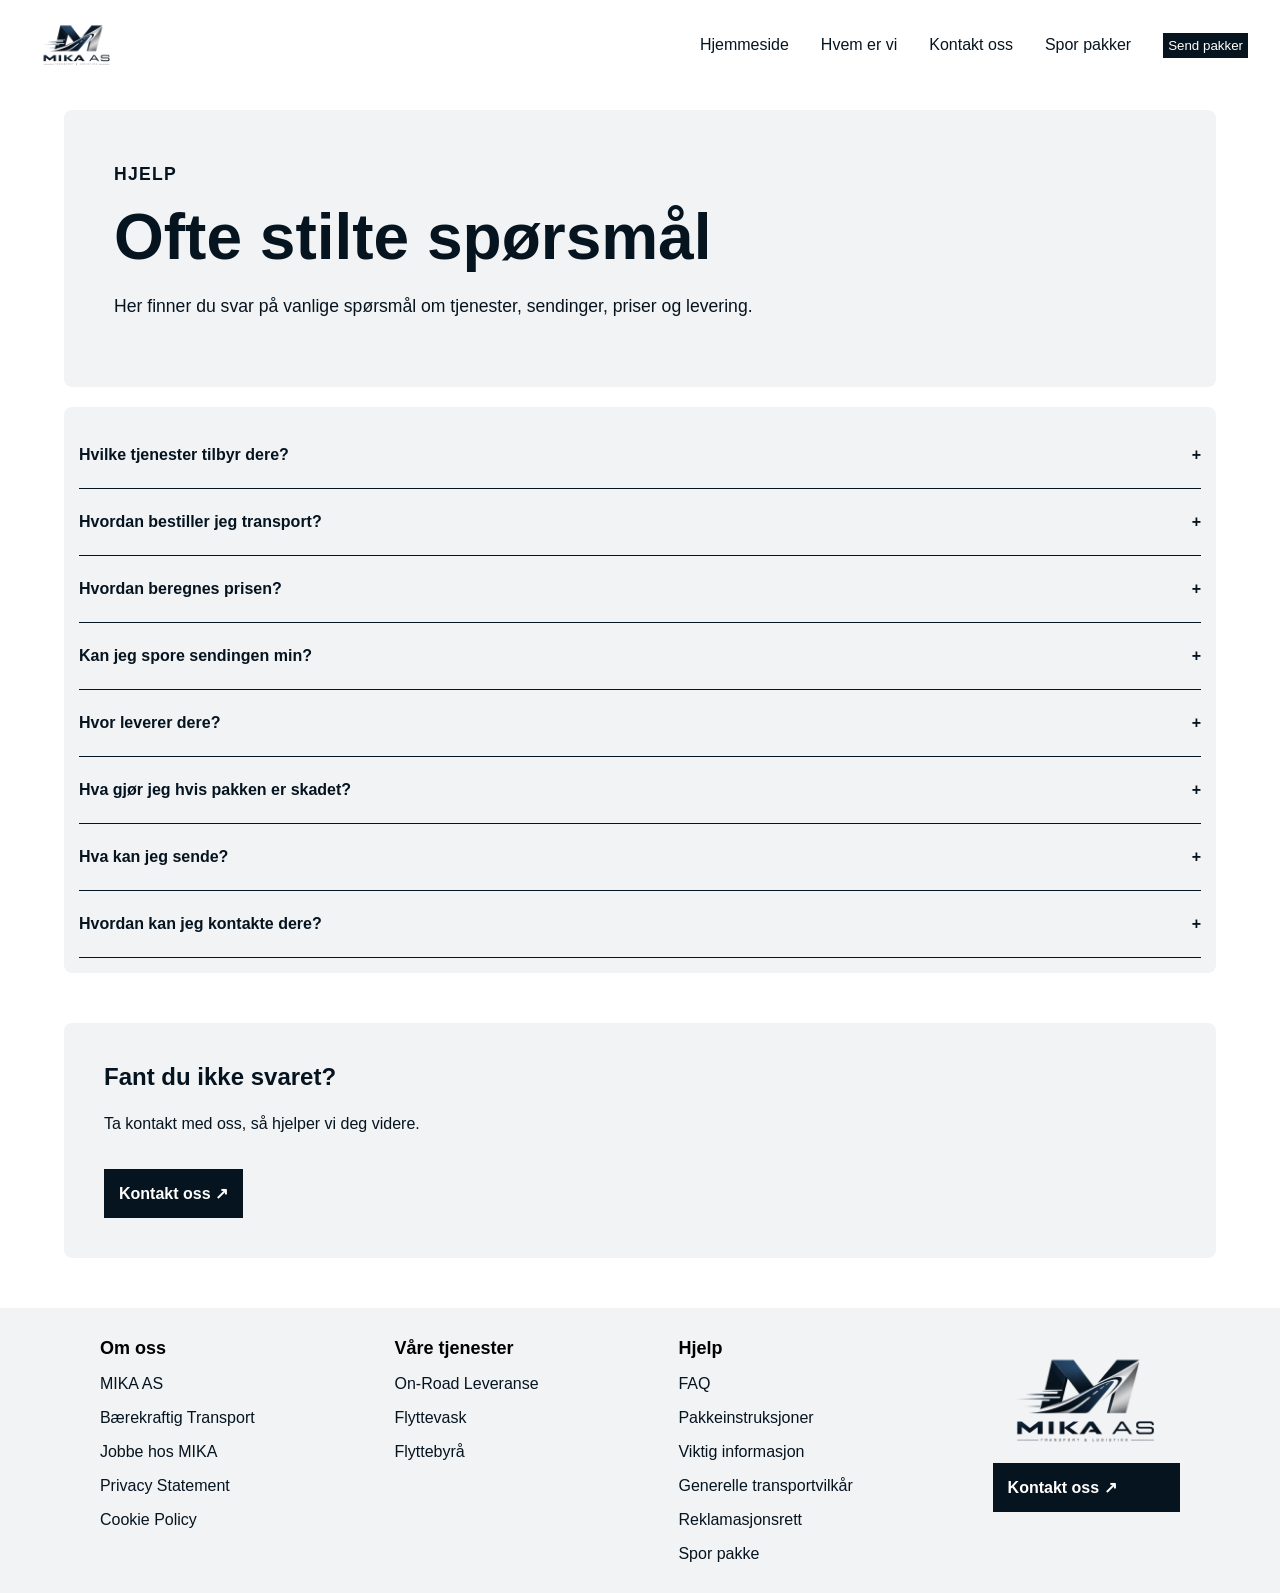
<file: pages/FAQ.html>
<!doctype html>
<html lang="no">

<head>
  <meta charset="utf-8">
  <meta name="viewport" content="width=device-width, initial-scale=1">

  <title>MIKA AS | FAQ</title>
  <meta
    name="description"
    content="Ofte stilte spørsmål om MIKA AS, transport, levering, priser og sendinger."
  >

  <link rel="icon" href="../img/mika_favicon.ico">
  <link rel="stylesheet" href="../css/style.css">
</head>

<body>

<header class="top-menu">

  <a href="../index.html" class="logo">
    <img src="../img/MIKA.png" alt="MIKA AS">
  </a>

  <nav class="navigation">
    <a href="../index.html">Hjemmeside</a>
    <a href="about.html">Hvem er vi</a>
    <a href="contact.html">Kontakt oss</a>
    <a href="tracking.html">Spor pakker</a>

    <button class="menu_btn" type="button" onclick="redirectToServicesFromPages()">
      Send pakker
    </button>
  </nav>

  <button
    class="menu-button"
    type="button"
    aria-label="Åpne meny">
    ☰
  </button>

</header>


<main class="page_main">

  <section class="page_header fade-up">

    <p class="page_label">HJELP</p>

    <h1>Ofte stilte spørsmål</h1>

    <p>
      Her finner du svar på vanlige spørsmål om tjenester, sendinger,
      priser og levering.
    </p>

  </section>


  <section class="faq_page fade-up">

    <div class="faq_container">

      <button class="question" type="button">
        <span>Hvilke tjenester tilbyr dere?</span>
        <span class="faq_icon">+</span>
      </button>

      <div class="faq_answer">
        <p>
          MIKA AS tilbyr blant annet transport, levering, ekspresstransport,
          flyttetjenester og renhold. Se tjenestesiden for mer informasjon.
        </p>
      </div>

    </div>


    <div class="faq_container">

      <button class="question" type="button">
        <span>Hvordan bestiller jeg transport?</span>
        <span class="faq_icon">+</span>
      </button>

      <div class="faq_answer">
        <p>
          Du kan sende inn en forespørsel gjennom kontaktsiden.
          Vi vurderer oppdraget og tar kontakt med informasjon om
          videre prosess og pris.
        </p>
      </div>

    </div>


    <div class="faq_container">

      <button class="question" type="button">
        <span>Hvordan beregnes prisen?</span>
        <span class="faq_icon">+</span>
      </button>

      <div class="faq_answer">
        <p>
          Prisen kan blant annet avhenge av størrelse, vekt,
          avstand, leveringstype og andre forhold ved oppdraget.
          Bruk prisberegneren som veiledning eller kontakt oss
          for en konkret vurdering.
        </p>
      </div>

    </div>


    <div class="faq_container">

      <button class="question" type="button">
        <span>Kan jeg spore sendingen min?</span>
        <span class="faq_icon">+</span>
      </button>

      <div class="faq_answer">
        <p>
          Dersom sendingen din har sporingsinformasjon, kan du bruke
          sporingssiden og oppgi sporingsnummeret ditt.
        </p>
      </div>

    </div>


    <div class="faq_container">

      <button class="question" type="button">
        <span>Hvor leverer dere?</span>
        <span class="faq_icon">+</span>
      </button>

      <div class="faq_answer">
        <p>
          [Placeholder for informasjon om geografisk dekningsområde,
          leveringssteder og eventuelle begrensninger.]
        </p>
      </div>

    </div>


    <div class="faq_container">

      <button class="question" type="button">
        <span>Hva gjør jeg hvis pakken er skadet?</span>
        <span class="faq_icon">+</span>
      </button>

      <div class="faq_answer">
        <p>
          Dokumenter skaden så snart som mulig og ta kontakt med oss.
          Se også siden for reklamasjon og erstatning for mer informasjon.
        </p>
      </div>

    </div>


    <div class="faq_container">

      <button class="question" type="button">
        <span>Hva kan jeg sende?</span>
        <span class="faq_icon">+</span>
      </button>

      <div class="faq_answer">
        <p>
          [Placeholder for informasjon om tillatte, begrensede og
          forbudte sendinger.]
        </p>
      </div>

    </div>


    <div class="faq_container">

      <button class="question" type="button">
        <span>Hvordan kan jeg kontakte dere?</span>
        <span class="faq_icon">+</span>
      </button>

      <div class="faq_answer">
        <p>
          Du kan bruke kontaktskjemaet vårt eller kontaktinformasjonen
          som står på kontaktsiden.
        </p>
      </div>

    </div>

  </section>


  <section class="page_cta fade-up">

    <h2>Fant du ikke svaret?</h2>

    <p>
      Ta kontakt med oss, så hjelper vi deg videre.
    </p>

    <a href="contact.html" class="contact_button">
      Kontakt oss ↗
    </a>

  </section>

</main>


<footer class="fade-up">

  <div class="footer_container">
    <div class="footer_text_main">Om oss</div>
    <a href="about.html" class="footer_text">MIKA AS</a>
    <a href="sustainability.html" class="footer_text">Bærekraftig Transport</a>
    <a href="open_positions.html" class="footer_text">Jobbe hos MIKA</a>
    <a href="privacy_statement.html" class="footer_text">Privacy Statement</a>
    <a href="cookie_policy.html" class="footer_text">Cookie Policy</a>
  </div>

  <div class="footer_container">
    <div class="footer_text_main">Våre tjenester</div>
    <a href="services.html" class="footer_text">On-Road Leveranse</a>
    <a href="services.html" class="footer_text">Flyttevask</a>
    <a href="services.html" class="footer_text">Flyttebyrå</a>
  </div>

  <div class="footer_container">
    <div class="footer_text_main">Hjelp</div>
    <a href="faq.html" class="footer_text">FAQ</a>
    <a href="transport_info.html" class="footer_text">Pakkeinstruksjoner</a>
    <a href="transport_info.html" class="footer_text">Viktig informasjon</a>
    <a href="transport_info.html" class="footer_text">Generelle transportvilkår</a>
    <a href="claims.html" class="footer_text">Reklamasjonsrett</a>
    <a href="tracking.html" class="footer_text">Spor pakke</a>
  </div>

  <div id="footer_last">
    <img
      class="footer-logo"
      src="../img/MIKA.png"
      alt="MIKA AS">

    <a href="contact.html" class="contact_button">
      Kontakt oss ↗
    </a>
  </div>

</footer>

<script src="../js/app.js"></script>

</body>
</html>
</file>
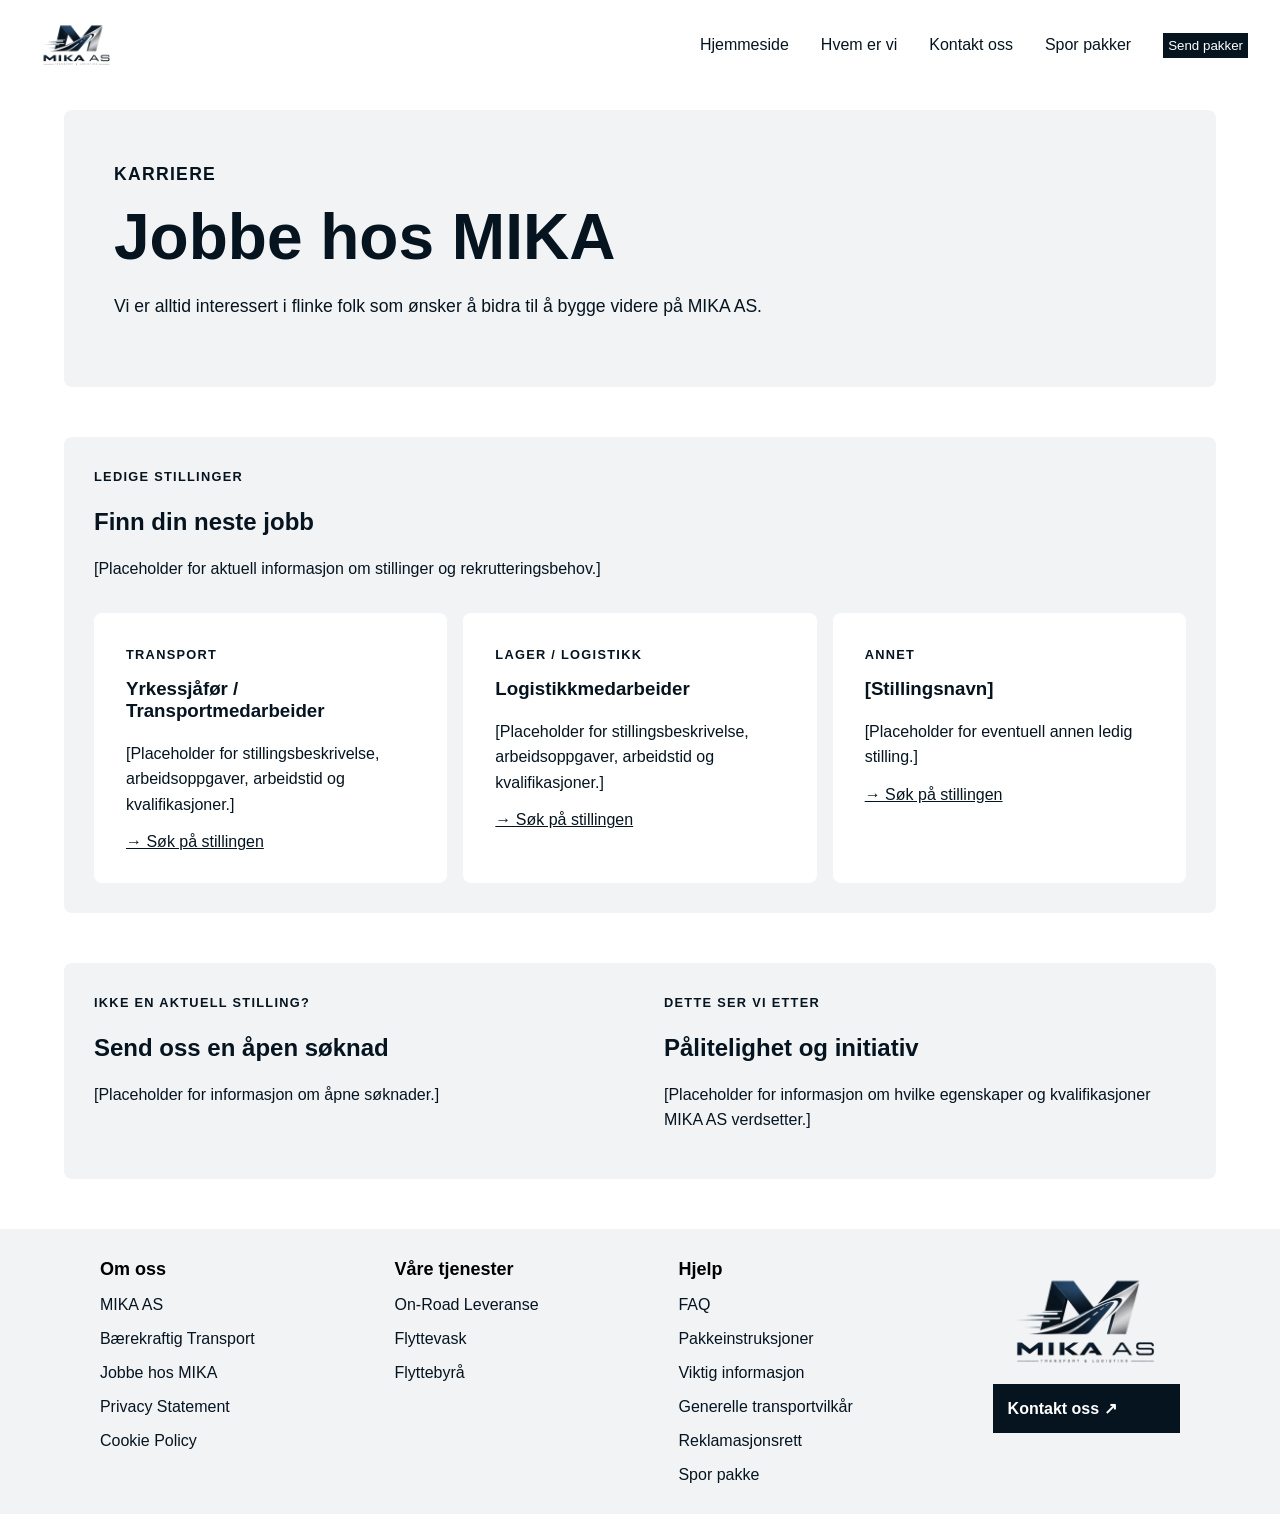
<file: pages/open_positions.html>
<!doctype html>
<html lang="no">

<head>
  <meta charset="utf-8">
  <meta name="viewport" content="width=device-width, initial-scale=1">

  <title>MIKA AS | Ledige stillinger</title>
  <meta
    name="description"
    content="Se ledige stillinger og karrieremuligheter hos MIKA AS."
  >

  <link rel="icon" href="../img/mika_favicon.ico">
  <link rel="stylesheet" href="../css/style.css">
</head>

<body>

<header class="top-menu">

  <a href="../index.html" class="logo">
    <img src="../img/MIKA.png" alt="MIKA AS">
  </a>

  <nav class="navigation">
    <a href="../index.html">Hjemmeside</a>
    <a href="about.html">Hvem er vi</a>
    <a href="contact.html">Kontakt oss</a>
    <a href="tracking.html">Spor pakker</a>

    <button class="menu_btn" type="button" onclick="redirectToServicesFromPages()">
      Send pakker
    </button>
  </nav>

  <button
    class="menu-button"
    type="button"
    aria-label="Åpne meny">
    ☰
  </button>

</header>


<main class="page_main">

  <section class="page_header fade-up">

    <p class="page_label">KARRIERE</p>

    <h1>Jobbe hos MIKA</h1>

    <p>
      Vi er alltid interessert i flinke folk som ønsker å bidra
      til å bygge videre på MIKA AS.
    </p>

  </section>


  <section class="page_section fade-up">

    <div class="section_heading">

      <p class="page_label">LEDIGE STILLINGER</p>

      <h2>Finn din neste jobb</h2>

      <p>
        [Placeholder for aktuell informasjon om stillinger og
        rekrutteringsbehov.]
      </p>

    </div>


    <div class="job_grid">

      <article class="job_card">

        <p class="page_label">TRANSPORT</p>

        <h3>Yrkessjåfør / Transportmedarbeider</h3>

        <p>
          [Placeholder for stillingsbeskrivelse, arbeidsoppgaver,
          arbeidstid og kvalifikasjoner.]
        </p>

        <a href="contact.html">
          → Søk på stillingen
        </a>

      </article>


      <article class="job_card">

        <p class="page_label">LAGER / LOGISTIKK</p>

        <h3>Logistikkmedarbeider</h3>

        <p>
          [Placeholder for stillingsbeskrivelse, arbeidsoppgaver,
          arbeidstid og kvalifikasjoner.]
        </p>

        <a href="contact.html">
          → Søk på stillingen
        </a>

      </article>


      <article class="job_card">

        <p class="page_label">ANNET</p>

        <h3>[Stillingsnavn]</h3>

        <p>
          [Placeholder for eventuell annen ledig stilling.]
        </p>

        <a href="contact.html">
          → Søk på stillingen
        </a>

      </article>

    </div>

  </section>


  <section class="page_section two_column fade-up">

    <div>
      <p class="page_label">IKKE EN AKTUELL STILLING?</p>

      <h2>Send oss en åpen søknad</h2>

      <p>
        [Placeholder for informasjon om åpne søknader.]
      </p>
    </div>

    <div>
      <p class="page_label">DETTE SER VI ETTER</p>

      <h2>Pålitelighet og initiativ</h2>

      <p>
        [Placeholder for informasjon om hvilke egenskaper og
        kvalifikasjoner MIKA AS verdsetter.]
      </p>
    </div>

  </section>

</main>


<footer class="fade-up">

  <div class="footer_container">
    <div class="footer_text_main">Om oss</div>
    <a href="about.html" class="footer_text">MIKA AS</a>
    <a href="sustainability.html" class="footer_text">Bærekraftig Transport</a>
    <a href="open_positions.html" class="footer_text">Jobbe hos MIKA</a>
    <a href="privacy_statement.html" class="footer_text">Privacy Statement</a>
    <a href="cookie_policy.html" class="footer_text">Cookie Policy</a>
  </div>

  <div class="footer_container">
    <div class="footer_text_main">Våre tjenester</div>
    <a href="services.html" class="footer_text">On-Road Leveranse</a>
    <a href="services.html" class="footer_text">Flyttevask</a>
    <a href="services.html" class="footer_text">Flyttebyrå</a>
  </div>

  <div class="footer_container">
    <div class="footer_text_main">Hjelp</div>
    <a href="faq.html" class="footer_text">FAQ</a>
    <a href="transport_info.html" class="footer_text">Pakkeinstruksjoner</a>
    <a href="transport_info.html" class="footer_text">Viktig informasjon</a>
    <a href="transport_info.html" class="footer_text">Generelle transportvilkår</a>
    <a href="claims.html" class="footer_text">Reklamasjonsrett</a>
    <a href="tracking.html" class="footer_text">Spor pakke</a>
  </div>

  <div id="footer_last">
    <img
      class="footer-logo"
      src="../img/MIKA.png"
      alt="MIKA AS">

    <a href="contact.html" class="contact_button">
      Kontakt oss ↗
    </a>
  </div>

</footer>

<script src="../js/app.js"></script>

</body>
</html>
</file>
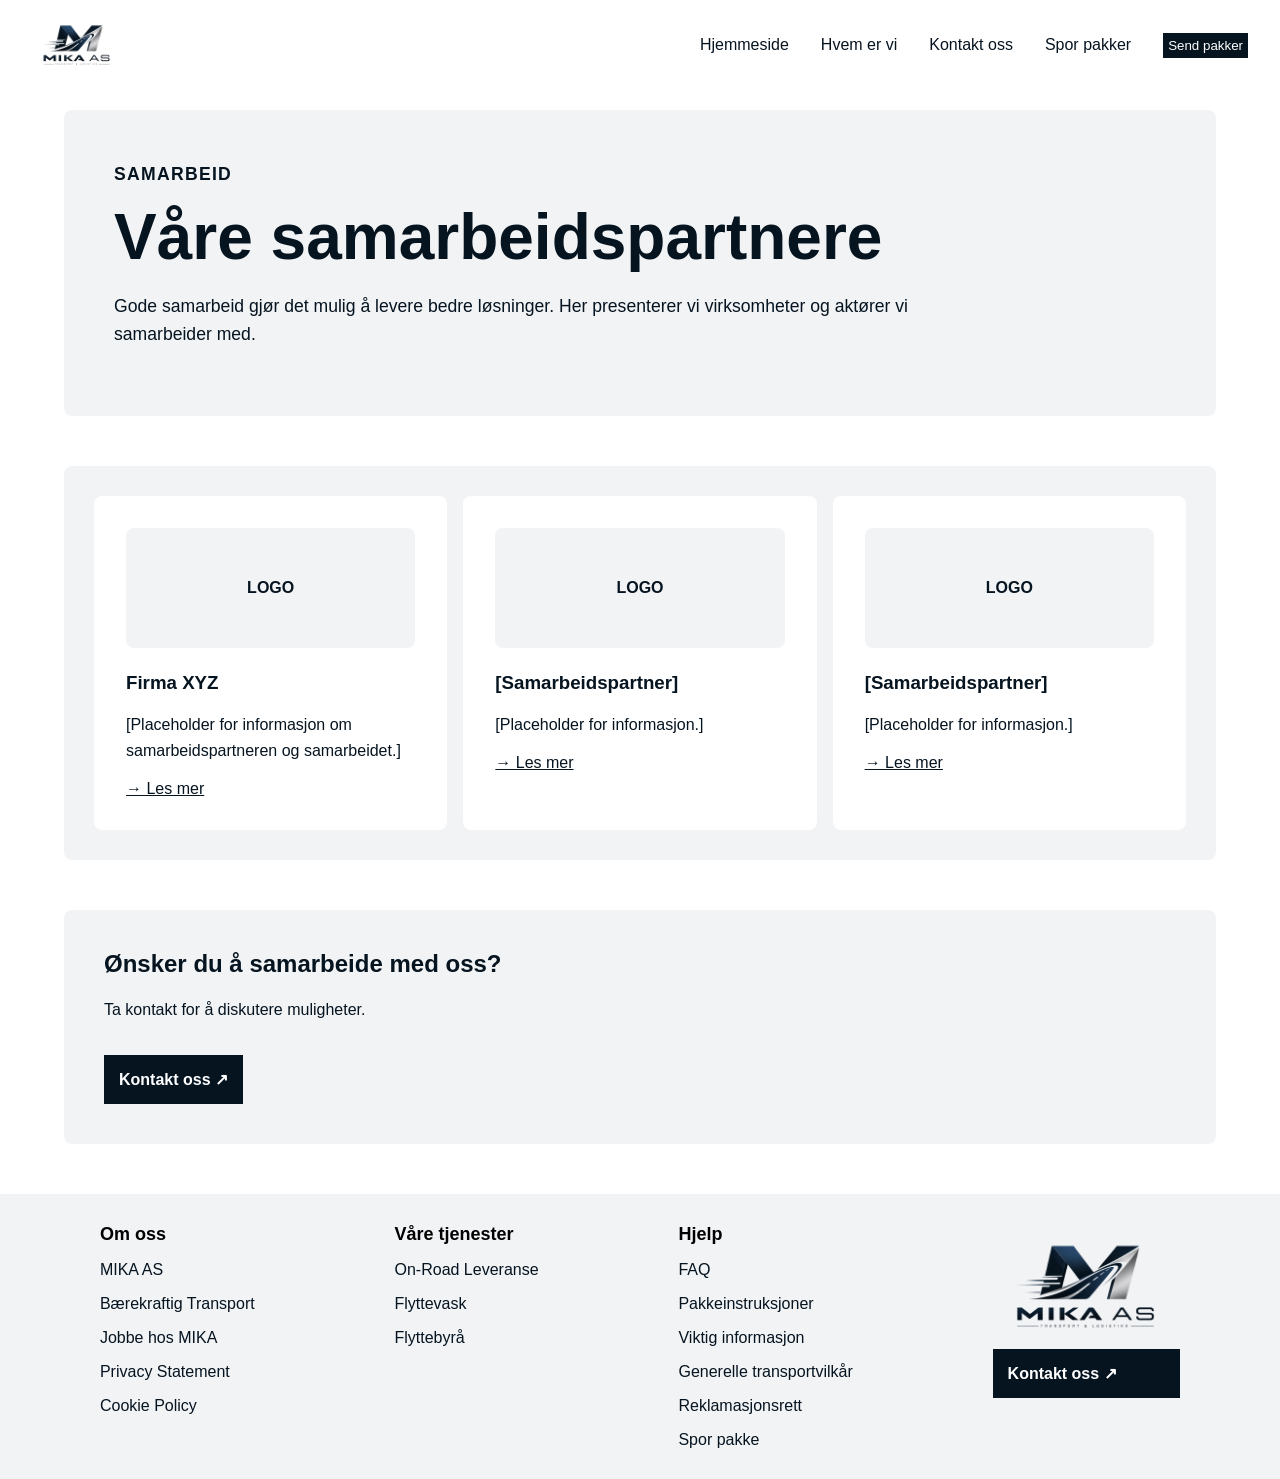
<file: pages/partners.html>
<!doctype html>
<html lang="no">

<head>
  <meta charset="utf-8">
  <meta name="viewport" content="width=device-width, initial-scale=1">

  <title>MIKA AS | Samarbeidspartnere</title>
  <meta
    name="description"
    content="MIKA AS og våre samarbeidspartnere innen transport og logistikk."
  >

  <link rel="icon" href="../img/mika_favicon.ico">
  <link rel="stylesheet" href="../css/style.css">
</head>

<body>

<header class="top-menu">

  <a href="../index.html" class="logo">
    <img src="../img/MIKA.png" alt="MIKA AS">
  </a>

  <nav class="navigation">
    <a href="../index.html">Hjemmeside</a>
    <a href="about.html">Hvem er vi</a>
    <a href="contact.html">Kontakt oss</a>
    <a href="tracking.html">Spor pakker</a>

    <button class="menu_btn" type="button" onclick="redirectToServicesFromPages()">
      Send pakker
    </button>
  </nav>

  <button
    class="menu-button"
    type="button"
    aria-label="Åpne meny">
    ☰
  </button>

</header>


<main class="page_main">

  <section class="page_header fade-up">

    <p class="page_label">SAMARBEID</p>

    <h1>Våre samarbeidspartnere</h1>

    <p>
      Gode samarbeid gjør det mulig å levere bedre løsninger.
      Her presenterer vi virksomheter og aktører vi samarbeider med.
    </p>

  </section>


  <section class="page_section fade-up">

    <div class="partner_grid">

      <article class="partner_card">

        <div class="partner_logo">
          <span>LOGO</span>
        </div>

        <h3>Firma XYZ</h3>

        <p>
          [Placeholder for informasjon om samarbeidspartneren
          og samarbeidet.]
        </p>

        <a href="#">
          → Les mer
        </a>

      </article>


      <article class="partner_card">

        <div class="partner_logo">
          <span>LOGO</span>
        </div>

        <h3>[Samarbeidspartner]</h3>

        <p>
          [Placeholder for informasjon.]
        </p>

        <a href="#">
          → Les mer
        </a>

      </article>


      <article class="partner_card">

        <div class="partner_logo">
          <span>LOGO</span>
        </div>

        <h3>[Samarbeidspartner]</h3>

        <p>
          [Placeholder for informasjon.]
        </p>

        <a href="#">
          → Les mer
        </a>

      </article>

    </div>

  </section>


  <section class="page_cta fade-up">

    <h2>Ønsker du å samarbeide med oss?</h2>

    <p>
      Ta kontakt for å diskutere muligheter.
    </p>

    <a href="contact.html" class="contact_button">
      Kontakt oss ↗
    </a>

  </section>

</main>


<footer class="fade-up">

  <div class="footer_container">
    <div class="footer_text_main">Om oss</div>
    <a href="about.html" class="footer_text">MIKA AS</a>
    <a href="sustainability.html" class="footer_text">Bærekraftig Transport</a>
    <a href="open_positions.html" class="footer_text">Jobbe hos MIKA</a>
    <a href="privacy_statement.html" class="footer_text">Privacy Statement</a>
    <a href="cookie_policy.html" class="footer_text">Cookie Policy</a>
  </div>

  <div class="footer_container">
    <div class="footer_text_main">Våre tjenester</div>
    <a href="services.html" class="footer_text">On-Road Leveranse</a>
    <a href="services.html" class="footer_text">Flyttevask</a>
    <a href="services.html" class="footer_text">Flyttebyrå</a>
  </div>

  <div class="footer_container">
    <div class="footer_text_main">Hjelp</div>
    <a href="faq.html" class="footer_text">FAQ</a>
    <a href="transport_info.html" class="footer_text">Pakkeinstruksjoner</a>
    <a href="transport_info.html" class="footer_text">Viktig informasjon</a>
    <a href="transport_info.html" class="footer_text">Generelle transportvilkår</a>
    <a href="claims.html" class="footer_text">Reklamasjonsrett</a>
    <a href="tracking.html" class="footer_text">Spor pakke</a>
  </div>

  <div id="footer_last">
    <img
      class="footer-logo"
      src="../img/MIKA.png"
      alt="MIKA AS">

    <a href="contact.html" class="contact_button">
      Kontakt oss ↗
    </a>
  </div>

</footer>

<script src="../js/app.js"></script>

</body>
</html>
</file>
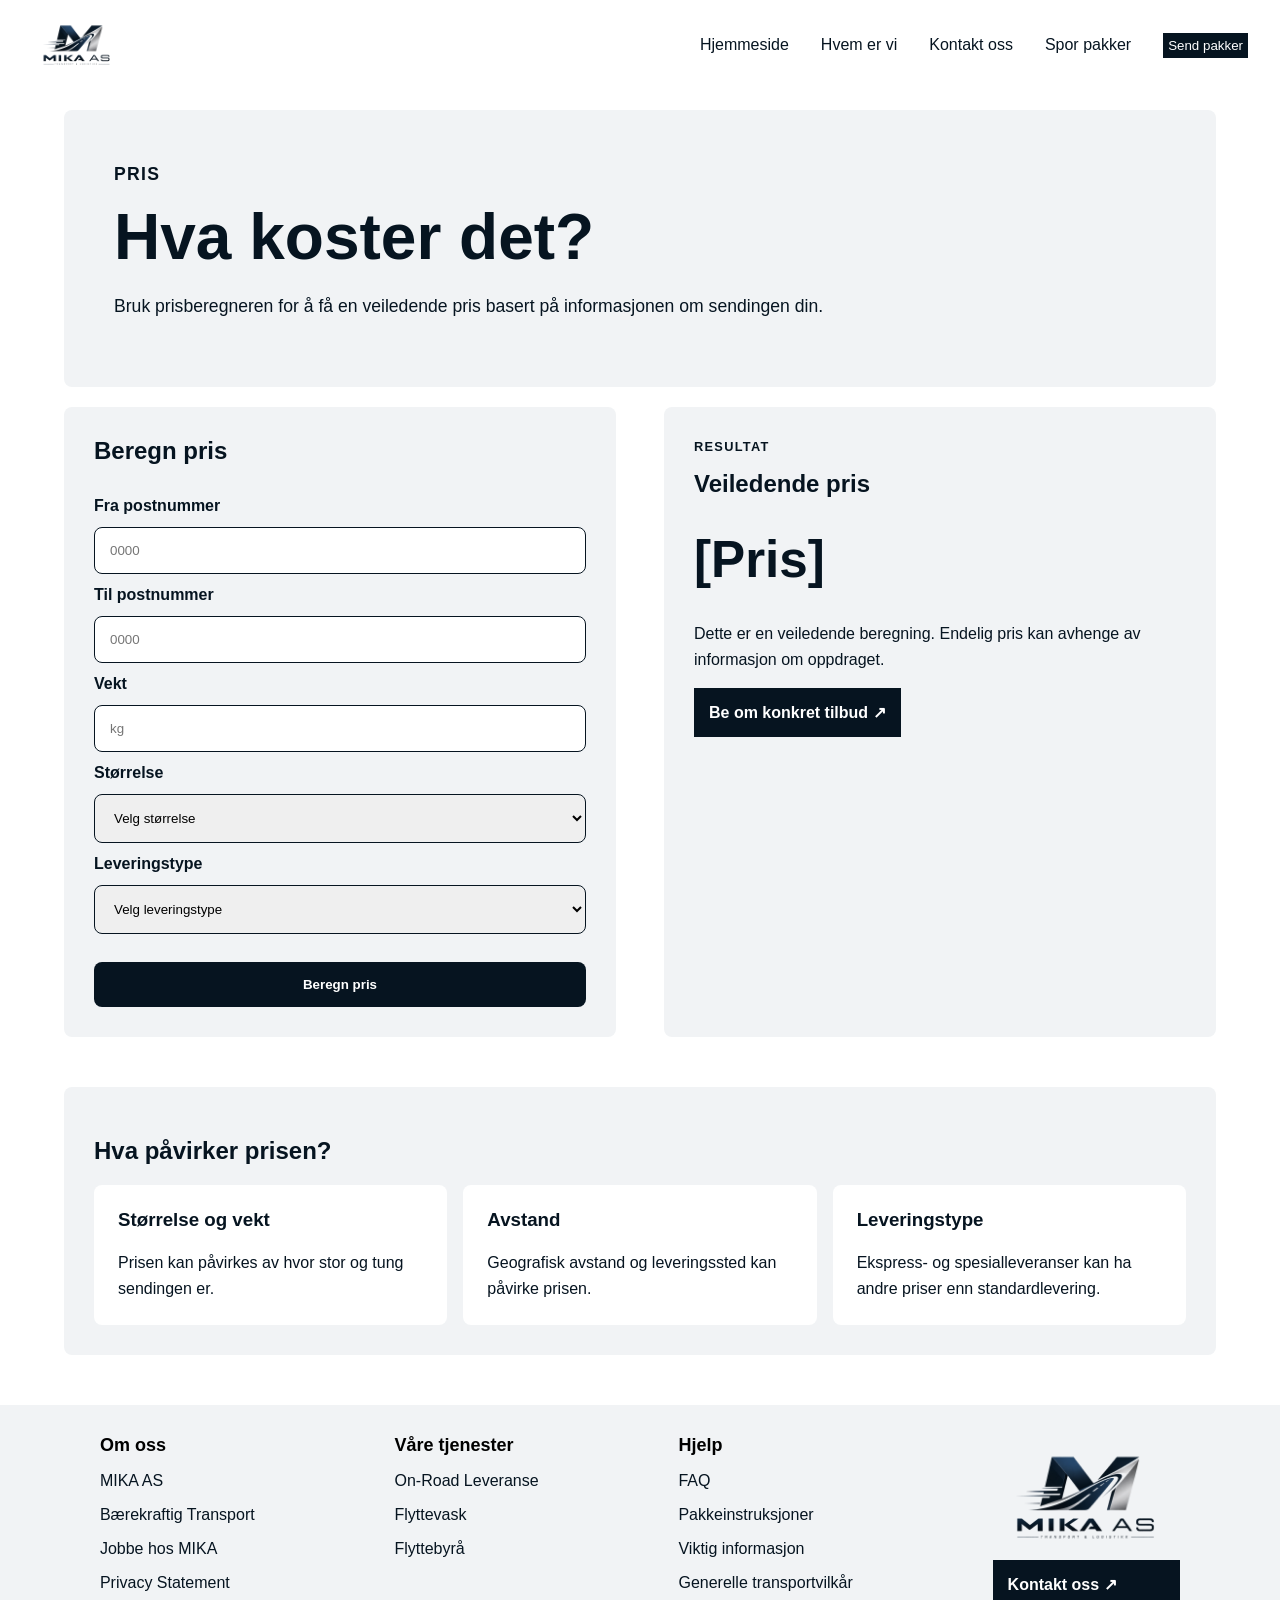
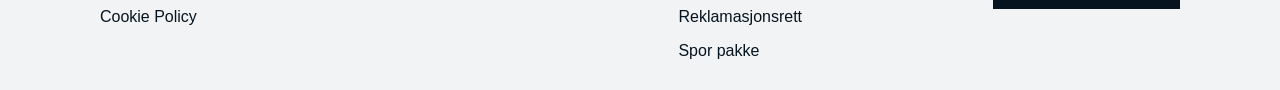
<file: pages/price_calc.html>
<!doctype html>
<html lang="no">

<head>
  <meta charset="utf-8">
  <meta name="viewport" content="width=device-width, initial-scale=1">

  <title>MIKA AS | Prisberegner</title>
  <meta
    name="description"
    content="Beregn en veiledende pris for transport hos MIKA AS."
  >

  <link rel="icon" href="../img/mika_favicon.ico">
  <link rel="stylesheet" href="../css/style.css">
</head>

<body>

<header class="top-menu">

  <a href="../index.html" class="logo">
    <img src="../img/MIKA.png" alt="MIKA AS">
  </a>

  <nav class="navigation">
    <a href="../index.html">Hjemmeside</a>
    <a href="about.html">Hvem er vi</a>
    <a href="contact.html">Kontakt oss</a>
    <a href="tracking.html">Spor pakker</a>

    <button class="menu_btn" type="button" onclick="redirectToServicesFromPages()">
      Send pakker
    </button>
  </nav>

  <button
    class="menu-button"
    type="button"
    aria-label="Åpne meny">
    ☰
  </button>

</header>


<main class="page_main">

  <section class="page_header fade-up">

    <p class="page_label">PRIS</p>

    <h1>Hva koster det?</h1>

    <p>
      Bruk prisberegneren for å få en veiledende pris basert på
      informasjonen om sendingen din.
    </p>

  </section>


  <section class="price_calculator fade-up">

    <div class="calculator_form">

      <h2>Beregn pris</h2>

      <label for="delivery_from">
        Fra postnummer
      </label>

      <input
        id="delivery_from"
        type="text"
        inputmode="numeric"
        placeholder="0000">


      <label for="delivery_to">
        Til postnummer
      </label>

      <input
        id="delivery_to"
        type="text"
        inputmode="numeric"
        placeholder="0000">


      <label for="package_weight">
        Vekt
      </label>

      <input
        id="package_weight"
        type="number"
        min="0"
        placeholder="kg">


      <label for="package_size">
        Størrelse
      </label>

      <select id="package_size">
        <option value="">Velg størrelse</option>
        <option>Lite</option>
        <option>Middels</option>
        <option>Stort</option>
        <option>Ekstra stort</option>
      </select>


      <label for="delivery_type">
        Leveringstype
      </label>

      <select id="delivery_type">
        <option value="">Velg leveringstype</option>
        <option>Standard</option>
        <option>Ekspress</option>
        <option>[Annen leveringstype]</option>
      </select>


      <button type="button">
        Beregn pris
      </button>

    </div>


    <div class="calculator_result">

      <p class="page_label">RESULTAT</p>

      <h2>Veiledende pris</h2>

      <div class="price_result">
        [Pris]
      </div>

      <p>
        Dette er en veiledende beregning. Endelig pris kan avhenge
        av informasjon om oppdraget.
      </p>

      <a href="contact.html" class="contact_button">
        Be om konkret tilbud ↗
      </a>

    </div>

  </section>


  <section class="page_section fade-up">

    <h2>Hva påvirker prisen?</h2>

    <div class="info_grid">

      <article class="info_card">
        <h3>Størrelse og vekt</h3>
        <p>
          Prisen kan påvirkes av hvor stor og tung sendingen er.
        </p>
      </article>

      <article class="info_card">
        <h3>Avstand</h3>
        <p>
          Geografisk avstand og leveringssted kan påvirke prisen.
        </p>
      </article>

      <article class="info_card">
        <h3>Leveringstype</h3>
        <p>
          Ekspress- og spesialleveranser kan ha andre priser enn
          standardlevering.
        </p>
      </article>

    </div>

  </section>

</main>


<footer class="fade-up">

  <div class="footer_container">
    <div class="footer_text_main">Om oss</div>
    <a href="about.html" class="footer_text">MIKA AS</a>
    <a href="sustainability.html" class="footer_text">Bærekraftig Transport</a>
    <a href="open_positions.html" class="footer_text">Jobbe hos MIKA</a>
    <a href="privacy_statement.html" class="footer_text">Privacy Statement</a>
    <a href="cookie_policy.html" class="footer_text">Cookie Policy</a>
  </div>

  <div class="footer_container">
    <div class="footer_text_main">Våre tjenester</div>
    <a href="services.html" class="footer_text">On-Road Leveranse</a>
    <a href="services.html" class="footer_text">Flyttevask</a>
    <a href="services.html" class="footer_text">Flyttebyrå</a>
  </div>

  <div class="footer_container">
    <div class="footer_text_main">Hjelp</div>
    <a href="faq.html" class="footer_text">FAQ</a>
    <a href="transport_info.html" class="footer_text">Pakkeinstruksjoner</a>
    <a href="transport_info.html" class="footer_text">Viktig informasjon</a>
    <a href="transport_info.html" class="footer_text">Generelle transportvilkår</a>
    <a href="claims.html" class="footer_text">Reklamasjonsrett</a>
    <a href="tracking.html" class="footer_text">Spor pakke</a>
  </div>

  <div id="footer_last">
    <img
      class="footer-logo"
      src="../img/MIKA.png"
      alt="MIKA AS">

    <a href="contact.html" class="contact_button">
      Kontakt oss ↗
    </a>
  </div>

</footer>

<script src="../js/app.js"></script>

</body>
</html>
</file>
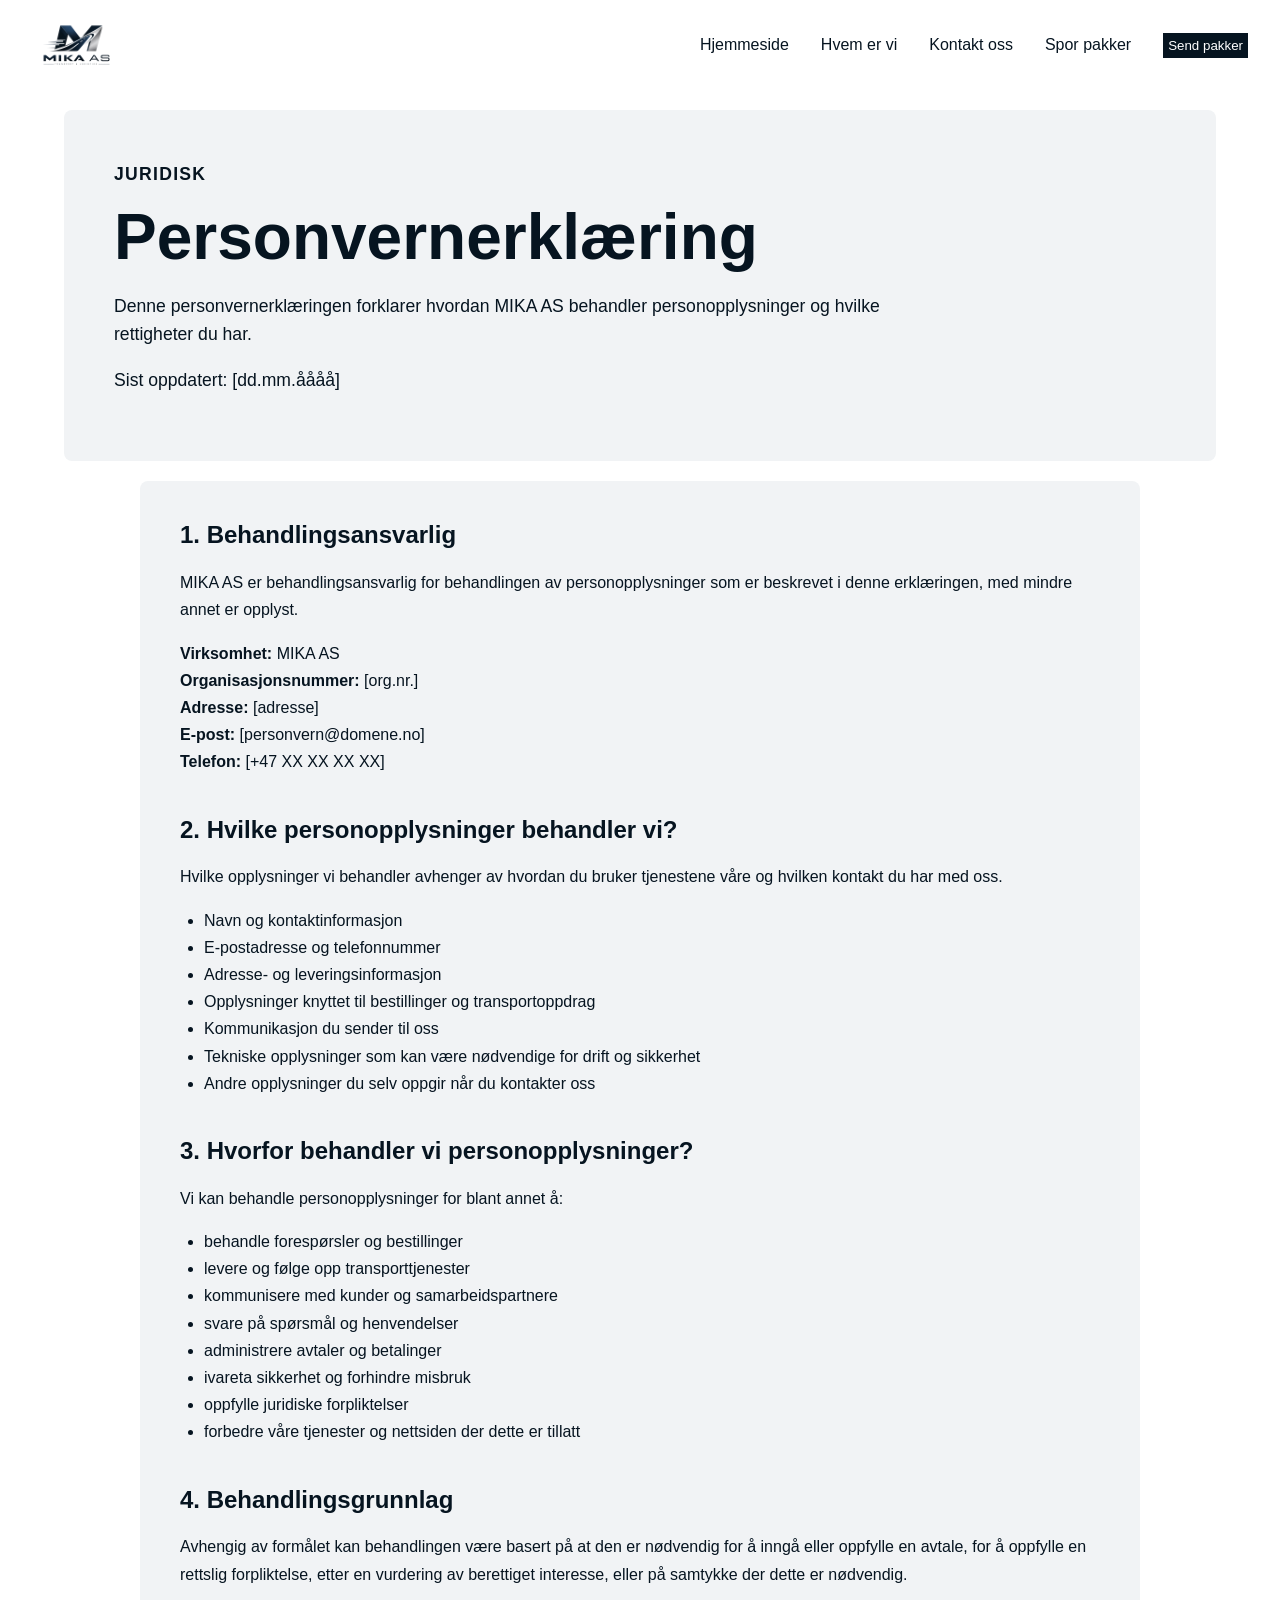
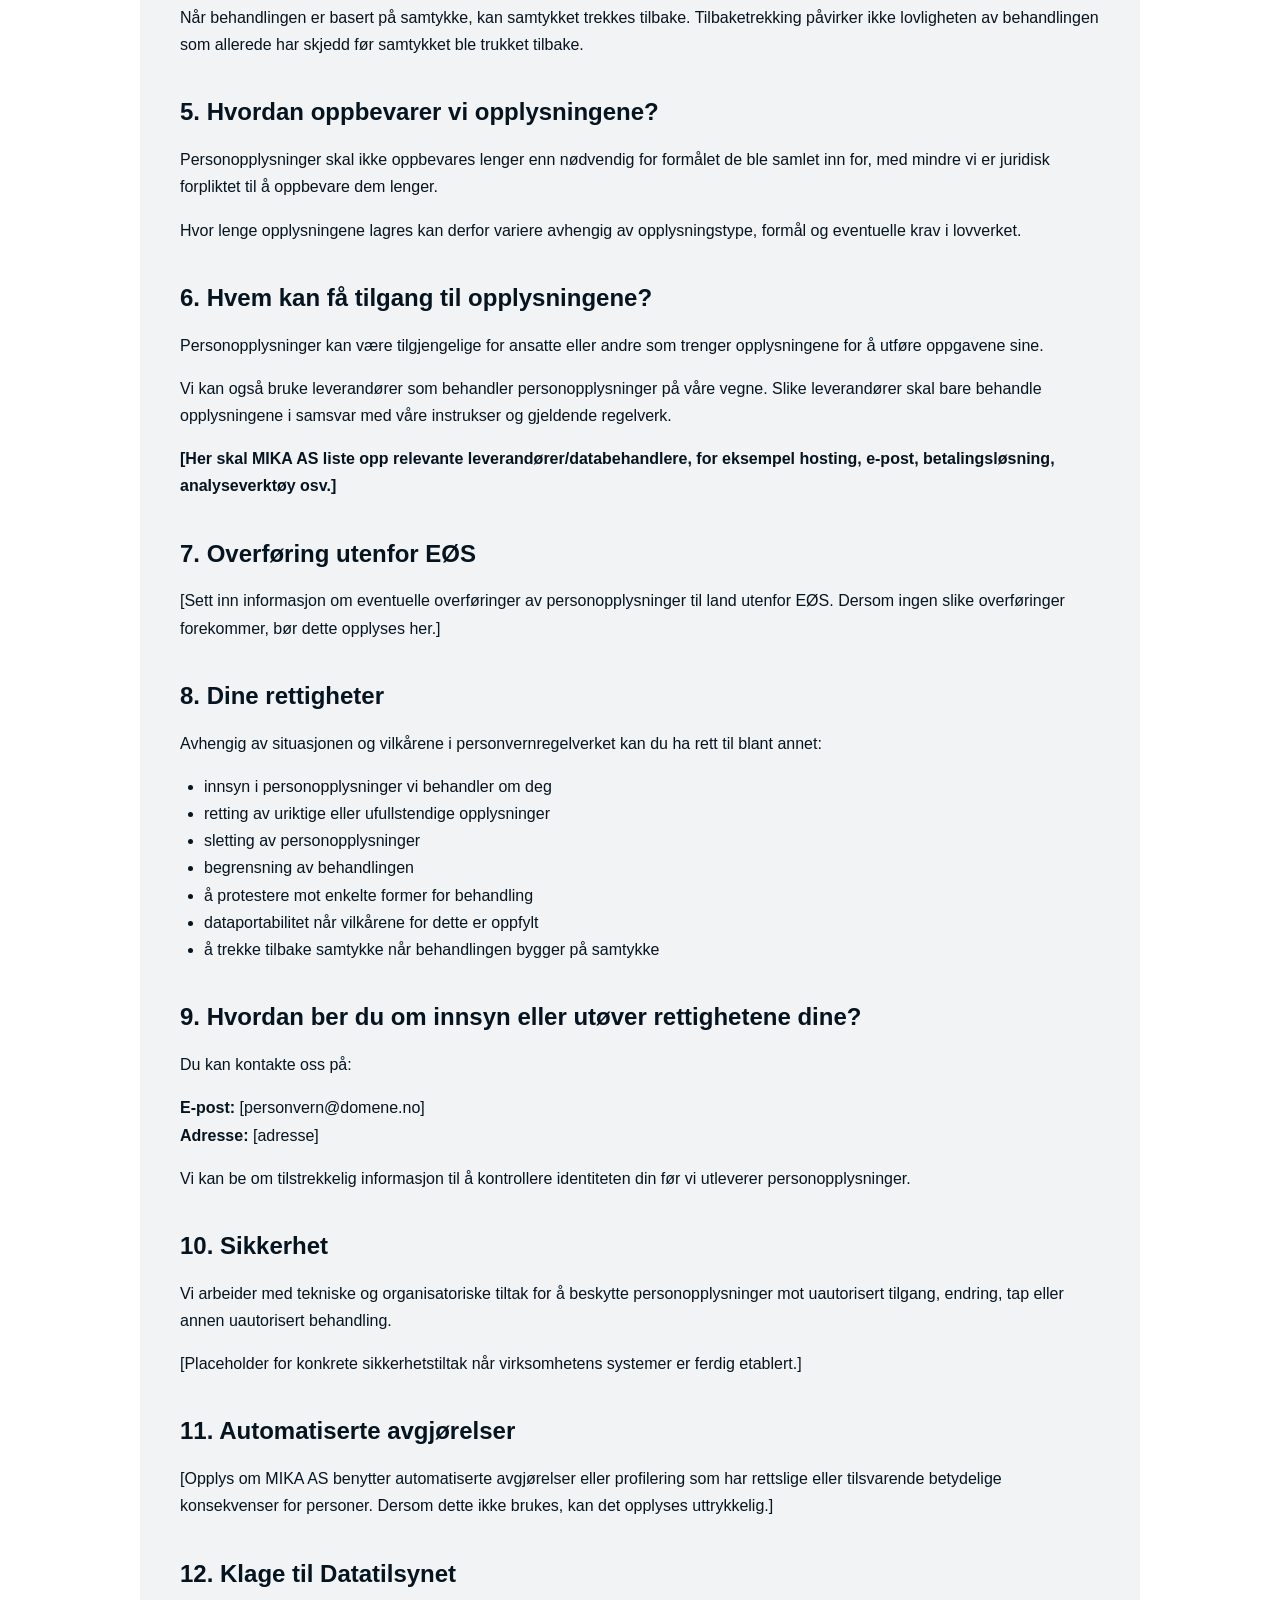
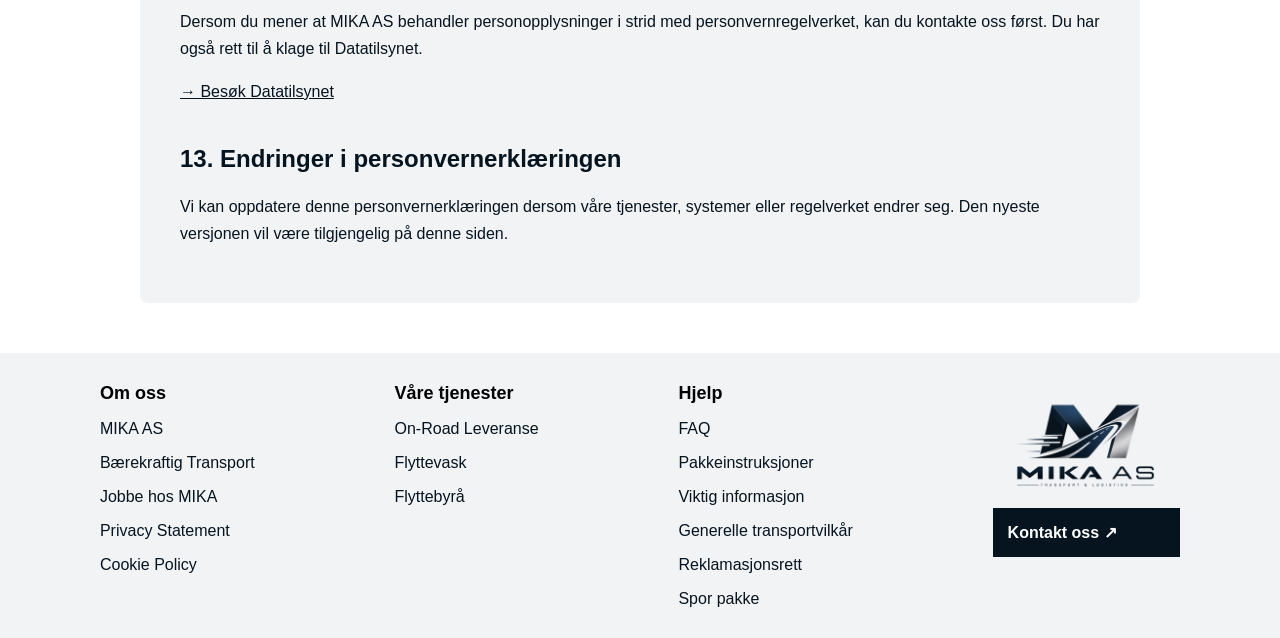
<file: pages/privacy_statement.html>
<!doctype html>
<html lang="no">

<head>
  <meta charset="utf-8">
  <meta name="viewport" content="width=device-width, initial-scale=1">

  <title>MIKA AS | Personvernerklæring</title>
  <meta
    name="description"
    content="MIKA AS sin personvernerklæring og informasjon om behandling av personopplysninger."
  >

  <link rel="icon" href="../img/mika_favicon.ico">
  <link rel="stylesheet" href="../css/style.css">
</head>

<body>

<header class="top-menu">

  <a href="../index.html" class="logo">
    <img src="../img/MIKA.png" alt="MIKA AS">
  </a>

  <nav class="navigation">
    <a href="../index.html">Hjemmeside</a>
    <a href="about.html">Hvem er vi</a>
    <a href="contact.html">Kontakt oss</a>
    <a href="tracking.html">Spor pakker</a>

    <button class="menu_btn" type="button" onclick="redirectToServicesFromPages()">
      Send pakker
    </button>
  </nav>

  <button
    class="menu-button"
    type="button"
    aria-label="Åpne meny">
    ☰
  </button>

</header>


<main class="page_main">

  <section class="page_header fade-up">

    <p class="page_label">JURIDISK</p>

    <h1>Personvernerklæring</h1>

    <p>
      Denne personvernerklæringen forklarer hvordan MIKA AS behandler
      personopplysninger og hvilke rettigheter du har.
    </p>

    <p>
      Sist oppdatert: [dd.mm.åååå]
    </p>

  </section>


  <section class="legal_page fade-up">

    <h2>1. Behandlingsansvarlig</h2>

    <p>
      MIKA AS er behandlingsansvarlig for behandlingen av personopplysninger
      som er beskrevet i denne erklæringen, med mindre annet er opplyst.
    </p>

    <p>
      <strong>Virksomhet:</strong> MIKA AS<br>
      <strong>Organisasjonsnummer:</strong> [org.nr.]<br>
      <strong>Adresse:</strong> [adresse]<br>
      <strong>E-post:</strong> [personvern@domene.no]<br>
      <strong>Telefon:</strong> [+47 XX XX XX XX]
    </p>


    <h2>2. Hvilke personopplysninger behandler vi?</h2>

    <p>
      Hvilke opplysninger vi behandler avhenger av hvordan du bruker
      tjenestene våre og hvilken kontakt du har med oss.
    </p>

    <ul>
      <li>Navn og kontaktinformasjon</li>
      <li>E-postadresse og telefonnummer</li>
      <li>Adresse- og leveringsinformasjon</li>
      <li>Opplysninger knyttet til bestillinger og transportoppdrag</li>
      <li>Kommunikasjon du sender til oss</li>
      <li>Tekniske opplysninger som kan være nødvendige for drift og sikkerhet</li>
      <li>Andre opplysninger du selv oppgir når du kontakter oss</li>
    </ul>


    <h2>3. Hvorfor behandler vi personopplysninger?</h2>

    <p>
      Vi kan behandle personopplysninger for blant annet å:
    </p>

    <ul>
      <li>behandle forespørsler og bestillinger</li>
      <li>levere og følge opp transporttjenester</li>
      <li>kommunisere med kunder og samarbeidspartnere</li>
      <li>svare på spørsmål og henvendelser</li>
      <li>administrere avtaler og betalinger</li>
      <li>ivareta sikkerhet og forhindre misbruk</li>
      <li>oppfylle juridiske forpliktelser</li>
      <li>forbedre våre tjenester og nettsiden der dette er tillatt</li>
    </ul>


    <h2>4. Behandlingsgrunnlag</h2>

    <p>
      Avhengig av formålet kan behandlingen være basert på at den er
      nødvendig for å inngå eller oppfylle en avtale, for å oppfylle en
      rettslig forpliktelse, etter en vurdering av berettiget interesse,
      eller på samtykke der dette er nødvendig.
    </p>

    <p>
      Når behandlingen er basert på samtykke, kan samtykket trekkes tilbake.
      Tilbaketrekking påvirker ikke lovligheten av behandlingen som allerede
      har skjedd før samtykket ble trukket tilbake.
    </p>


    <h2>5. Hvordan oppbevarer vi opplysningene?</h2>

    <p>
      Personopplysninger skal ikke oppbevares lenger enn nødvendig for
      formålet de ble samlet inn for, med mindre vi er juridisk forpliktet
      til å oppbevare dem lenger.
    </p>

    <p>
      Hvor lenge opplysningene lagres kan derfor variere avhengig av
      opplysningstype, formål og eventuelle krav i lovverket.
    </p>


    <h2>6. Hvem kan få tilgang til opplysningene?</h2>

    <p>
      Personopplysninger kan være tilgjengelige for ansatte eller andre
      som trenger opplysningene for å utføre oppgavene sine.
    </p>

    <p>
      Vi kan også bruke leverandører som behandler personopplysninger
      på våre vegne. Slike leverandører skal bare behandle opplysningene
      i samsvar med våre instrukser og gjeldende regelverk.
    </p>

    <p>
      <strong>
        [Her skal MIKA AS liste opp relevante leverandører/databehandlere,
        for eksempel hosting, e-post, betalingsløsning, analyseverktøy osv.]
      </strong>
    </p>


    <h2>7. Overføring utenfor EØS</h2>

    <p>
      [Sett inn informasjon om eventuelle overføringer av personopplysninger
      til land utenfor EØS. Dersom ingen slike overføringer forekommer,
      bør dette opplyses her.]
    </p>


    <h2>8. Dine rettigheter</h2>

    <p>
      Avhengig av situasjonen og vilkårene i personvernregelverket kan du
      ha rett til blant annet:
    </p>

    <ul>
      <li>innsyn i personopplysninger vi behandler om deg</li>
      <li>retting av uriktige eller ufullstendige opplysninger</li>
      <li>sletting av personopplysninger</li>
      <li>begrensning av behandlingen</li>
      <li>å protestere mot enkelte former for behandling</li>
      <li>dataportabilitet når vilkårene for dette er oppfylt</li>
      <li>å trekke tilbake samtykke når behandlingen bygger på samtykke</li>
    </ul>


    <h2>9. Hvordan ber du om innsyn eller utøver rettighetene dine?</h2>

    <p>
      Du kan kontakte oss på:
    </p>

    <p>
      <strong>E-post:</strong> [personvern@domene.no]<br>
      <strong>Adresse:</strong> [adresse]
    </p>

    <p>
      Vi kan be om tilstrekkelig informasjon til å kontrollere identiteten
      din før vi utleverer personopplysninger.
    </p>


    <h2>10. Sikkerhet</h2>

    <p>
      Vi arbeider med tekniske og organisatoriske tiltak for å beskytte
      personopplysninger mot uautorisert tilgang, endring, tap eller
      annen uautorisert behandling.
    </p>

    <p>
      [Placeholder for konkrete sikkerhetstiltak når virksomhetens
      systemer er ferdig etablert.]
    </p>


    <h2>11. Automatiserte avgjørelser</h2>

    <p>
      [Opplys om MIKA AS benytter automatiserte avgjørelser eller profilering
      som har rettslige eller tilsvarende betydelige konsekvenser for personer.
      Dersom dette ikke brukes, kan det opplyses uttrykkelig.]
    </p>


    <h2>12. Klage til Datatilsynet</h2>

    <p>
      Dersom du mener at MIKA AS behandler personopplysninger i strid med
      personvernregelverket, kan du kontakte oss først. Du har også rett
      til å klage til Datatilsynet.
    </p>

    <p>
      <a href="https://www.datatilsynet.no/" target="_blank" rel="noopener">
        → Besøk Datatilsynet
      </a>
    </p>


    <h2>13. Endringer i personvernerklæringen</h2>

    <p>
      Vi kan oppdatere denne personvernerklæringen dersom våre tjenester,
      systemer eller regelverket endrer seg. Den nyeste versjonen vil være
      tilgjengelig på denne siden.
    </p>

  </section>

</main>


<footer class="fade-up">

  <div class="footer_container">
    <div class="footer_text_main">Om oss</div>
    <a href="about.html" class="footer_text">MIKA AS</a>
    <a href="sustainability.html" class="footer_text">Bærekraftig Transport</a>
    <a href="open_positions.html" class="footer_text">Jobbe hos MIKA</a>
    <a href="privacy_statement.html" class="footer_text">Privacy Statement</a>
    <a href="cookie_policy.html" class="footer_text">Cookie Policy</a>
  </div>

  <div class="footer_container">
    <div class="footer_text_main">Våre tjenester</div>
    <a href="services.html" class="footer_text">On-Road Leveranse</a>
    <a href="services.html" class="footer_text">Flyttevask</a>
    <a href="services.html" class="footer_text">Flyttebyrå</a>
  </div>

  <div class="footer_container">
    <div class="footer_text_main">Hjelp</div>
    <a href="faq.html" class="footer_text">FAQ</a>
    <a href="transport_info.html" class="footer_text">Pakkeinstruksjoner</a>
    <a href="transport_info.html" class="footer_text">Viktig informasjon</a>
    <a href="transport_info.html" class="footer_text">Generelle transportvilkår</a>
    <a href="claims.html" class="footer_text">Reklamasjonsrett</a>
    <a href="tracking.html" class="footer_text">Spor pakke</a>
  </div>

  <div id="footer_last">
    <img
      class="footer-logo"
      src="../img/MIKA.png"
      alt="MIKA AS">

    <a href="contact.html" class="contact_button">
      Kontakt oss ↗
    </a>
  </div>

</footer>

<script src="../js/app.js"></script>

</body>
</html>
</file>
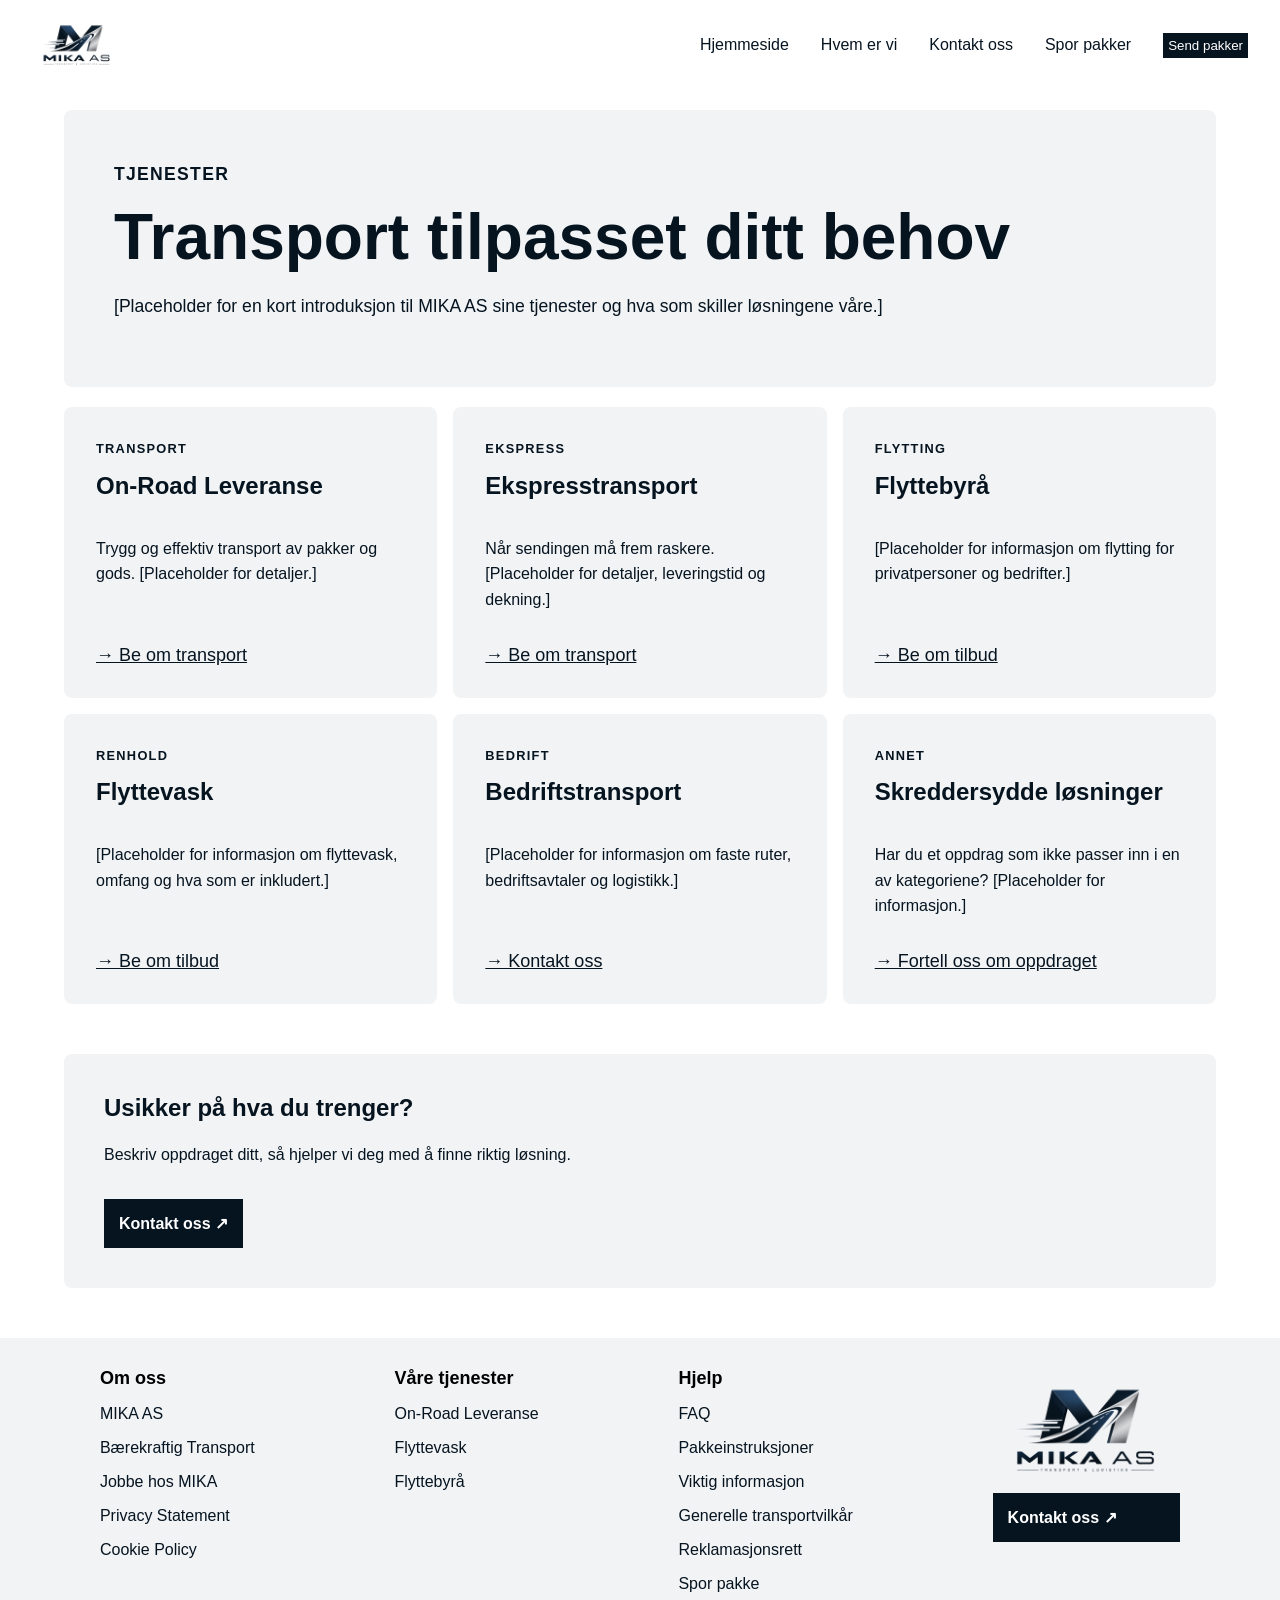
<file: pages/services.html>
<!doctype html>
<html lang="no">

<head>
  <meta charset="utf-8">
  <meta name="viewport" content="width=device-width, initial-scale=1">

  <title>MIKA AS | Tjenester</title>
  <meta
    name="description"
    content="Se tjenestene MIKA AS tilbyr innen transport, levering, flytting og renhold."
  >

  <link rel="icon" href="../img/mika_favicon.ico">
  <link rel="stylesheet" href="../css/style.css">
</head>

<body>

<header class="top-menu">

  <a href="../index.html" class="logo">
    <img src="../img/MIKA.png" alt="MIKA AS">
  </a>

  <nav class="navigation">
    <a href="../index.html">Hjemmeside</a>
    <a href="about.html">Hvem er vi</a>
    <a href="contact.html">Kontakt oss</a>
    <a href="tracking.html">Spor pakker</a>

    <button class="menu_btn" type="button" onclick="redirectToServicesFromPages()">
      Send pakker
    </button>
  </nav>

  <button
    class="menu-button"
    type="button"
    aria-label="Åpne meny">
    ☰
  </button>

</header>


<main class="page_main">

  <section class="page_header fade-up">

    <p class="page_label">TJENESTER</p>

    <h1>Transport tilpasset ditt behov</h1>

    <p>
      [Placeholder for en kort introduksjon til MIKA AS sine
      tjenester og hva som skiller løsningene våre.]
    </p>

  </section>


  <section class="service_grid fade-up">

    <article class="service_card">

      <p class="page_label">TRANSPORT</p>

      <h2>On-Road Leveranse</h2>

      <p>
        Trygg og effektiv transport av pakker og gods.
        [Placeholder for detaljer.]
      </p>

      <a href="contact.html">
        → Be om transport
      </a>

    </article>


    <article class="service_card">

      <p class="page_label">EKSPRESS</p>

      <h2>Ekspresstransport</h2>

      <p>
        Når sendingen må frem raskere.
        [Placeholder for detaljer, leveringstid og dekning.]
      </p>

      <a href="contact.html">
        → Be om transport
      </a>

    </article>


    <article class="service_card">

      <p class="page_label">FLYTTING</p>

      <h2>Flyttebyrå</h2>

      <p>
        [Placeholder for informasjon om flytting for privatpersoner
        og bedrifter.]
      </p>

      <a href="contact.html">
        → Be om tilbud
      </a>

    </article>


    <article class="service_card">

      <p class="page_label">RENHOLD</p>

      <h2>Flyttevask</h2>

      <p>
        [Placeholder for informasjon om flyttevask,
        omfang og hva som er inkludert.]
      </p>

      <a href="contact.html">
        → Be om tilbud
      </a>

    </article>


    <article class="service_card">

      <p class="page_label">BEDRIFT</p>

      <h2>Bedriftstransport</h2>

      <p>
        [Placeholder for informasjon om faste ruter,
        bedriftsavtaler og logistikk.]
      </p>

      <a href="contact.html">
        → Kontakt oss
      </a>

    </article>


    <article class="service_card">

      <p class="page_label">ANNET</p>

      <h2>Skreddersydde løsninger</h2>

      <p>
        Har du et oppdrag som ikke passer inn i en av kategoriene?
        [Placeholder for informasjon.]
      </p>

      <a href="contact.html">
        → Fortell oss om oppdraget
      </a>

    </article>

  </section>


  <section class="page_cta fade-up">

    <h2>Usikker på hva du trenger?</h2>

    <p>
      Beskriv oppdraget ditt, så hjelper vi deg med å finne riktig løsning.
    </p>

    <a href="contact.html" class="contact_button">
      Kontakt oss ↗
    </a>

  </section>

</main>


<footer class="fade-up">

  <div class="footer_container">
    <div class="footer_text_main">Om oss</div>
    <a href="about.html" class="footer_text">MIKA AS</a>
    <a href="sustainability.html" class="footer_text">Bærekraftig Transport</a>
    <a href="open_positions.html" class="footer_text">Jobbe hos MIKA</a>
    <a href="privacy_statement.html" class="footer_text">Privacy Statement</a>
    <a href="cookie_policy.html" class="footer_text">Cookie Policy</a>
  </div>

  <div class="footer_container">
    <div class="footer_text_main">Våre tjenester</div>
    <a href="services.html" class="footer_text">On-Road Leveranse</a>
    <a href="services.html" class="footer_text">Flyttevask</a>
    <a href="services.html" class="footer_text">Flyttebyrå</a>
  </div>

  <div class="footer_container">
    <div class="footer_text_main">Hjelp</div>
    <a href="faq.html" class="footer_text">FAQ</a>
    <a href="transport_info.html" class="footer_text">Pakkeinstruksjoner</a>
    <a href="transport_info.html" class="footer_text">Viktig informasjon</a>
    <a href="transport_info.html" class="footer_text">Generelle transportvilkår</a>
    <a href="claims.html" class="footer_text">Reklamasjonsrett</a>
    <a href="tracking.html" class="footer_text">Spor pakke</a>
  </div>

  <div id="footer_last">
    <img
      class="footer-logo"
      src="../img/MIKA.png"
      alt="MIKA AS">

    <a href="contact.html" class="contact_button">
      Kontakt oss ↗
    </a>
  </div>

</footer>

<script src="../js/app.js"></script>

</body>
</html>
</file>
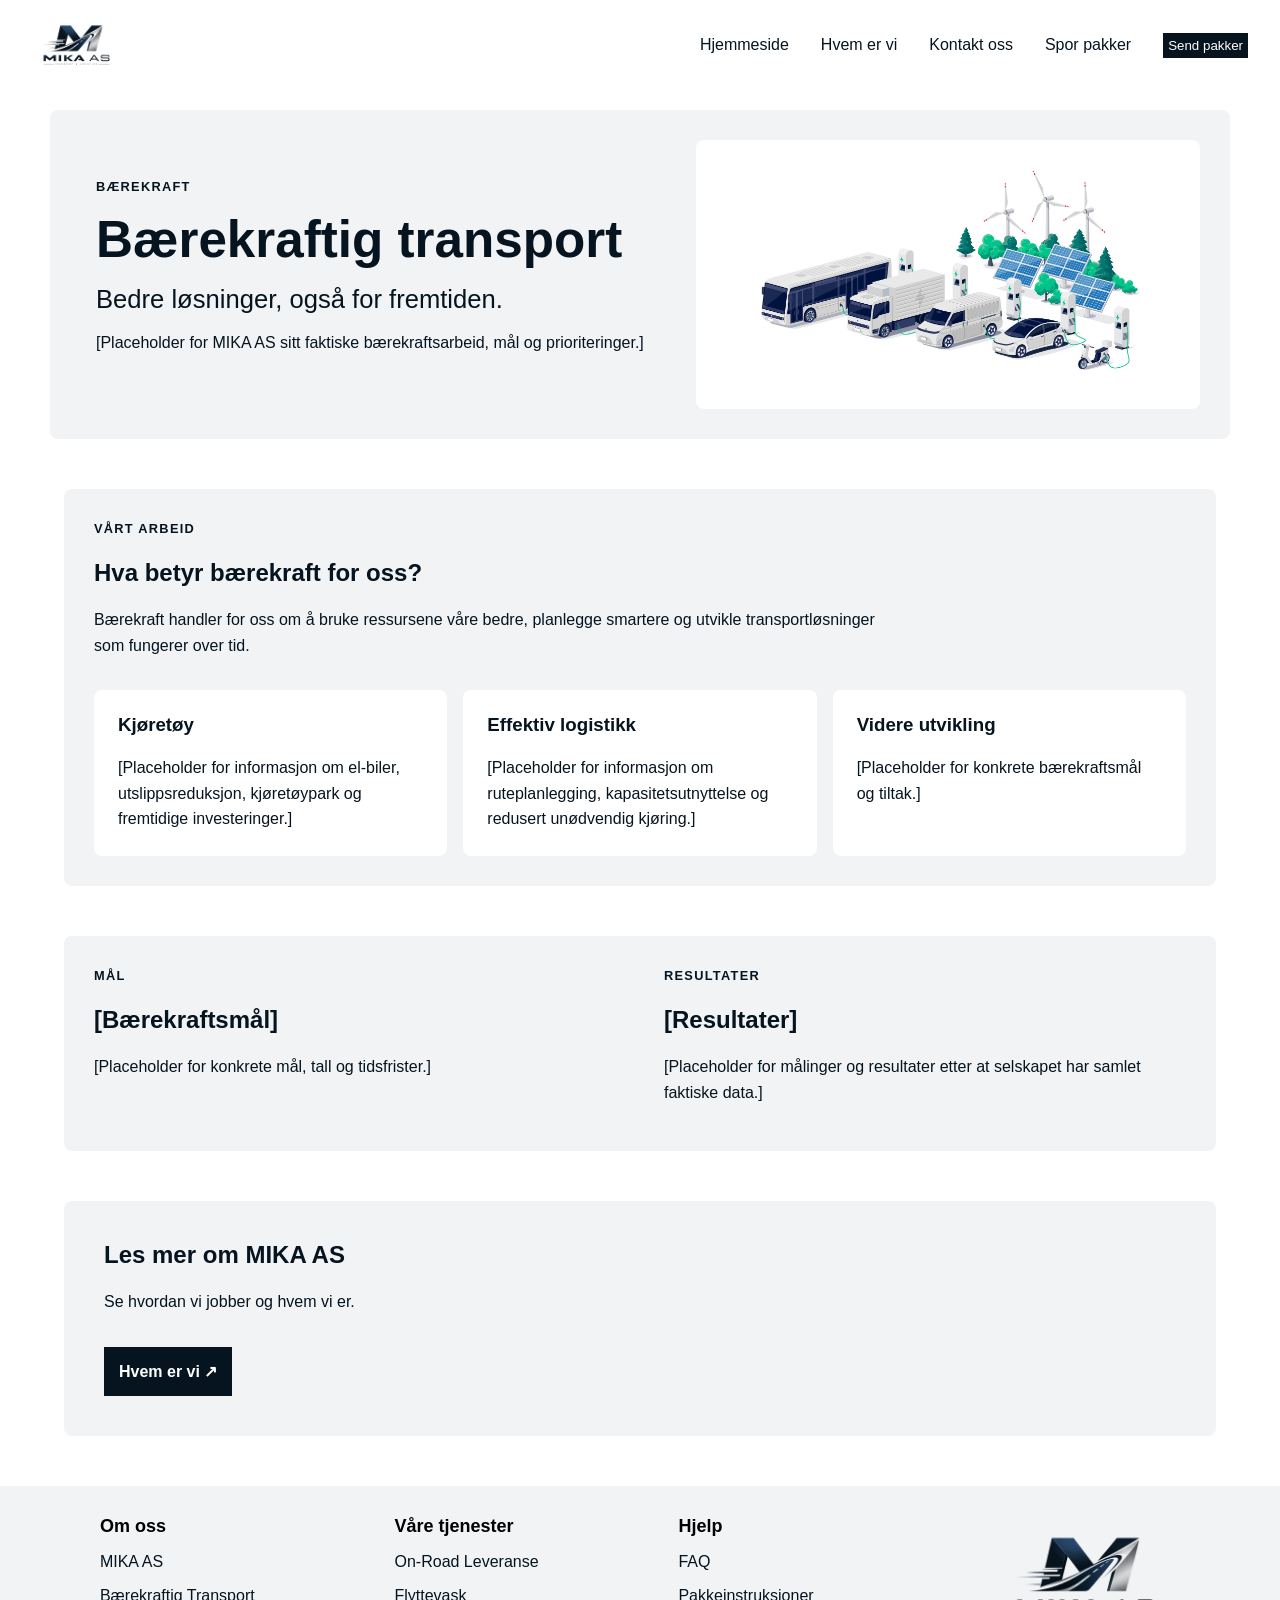
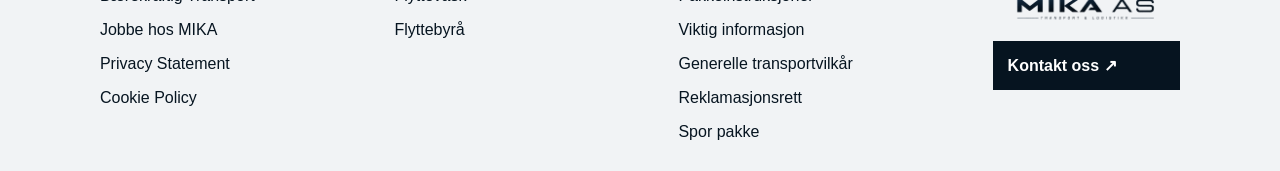
<file: pages/sustainability.html>
<!doctype html>
<html lang="no">

<head>
  <meta charset="utf-8">
  <meta name="viewport" content="width=device-width, initial-scale=1">

  <title>MIKA AS | Bærekraftig transport</title>
  <meta
    name="description"
    content="Les om MIKA AS sitt arbeid med bærekraftig transport og videre utvikling."
  >

  <link rel="icon" href="../img/mika_favicon.ico">
  <link rel="stylesheet" href="../css/style.css">
</head>

<body>

<header class="top-menu">

  <a href="../index.html" class="logo">
    <img src="../img/MIKA.png" alt="MIKA AS">
  </a>

  <nav class="navigation">
    <a href="../index.html">Hjemmeside</a>
    <a href="about.html">Hvem er vi</a>
    <a href="contact.html">Kontakt oss</a>
    <a href="tracking.html">Spor pakker</a>

    <button class="menu_btn" type="button" onclick="redirectToServicesFromPages()">
      Send pakker
    </button>
  </nav>

  <button
    class="menu-button"
    type="button"
    aria-label="Åpne meny">
    ☰
  </button>

</header>


<main class="page_main">

  <section class="page_hero fade-up">

    <div class="page_hero_text">

      <p class="page_label">BÆREKRAFT</p>

      <h1>Bærekraftig transport</h1>

      <h2>
        Bedre løsninger, også for fremtiden.
      </h2>

      <p>
        [Placeholder for MIKA AS sitt faktiske bærekraftsarbeid,
        mål og prioriteringer.]
      </p>

    </div>

    <div class="page_hero_image">
      <img
        src="../img/cars.png"
        alt="MIKA AS kjøretøy">
    </div>

  </section>


  <section class="page_section fade-up">

    <div class="section_heading">

      <p class="page_label">VÅRT ARBEID</p>

      <h2>Hva betyr bærekraft for oss?</h2>

      <p>
        Bærekraft handler for oss om å bruke ressursene våre bedre,
        planlegge smartere og utvikle transportløsninger som fungerer
        over tid.
      </p>

    </div>


    <div class="info_grid">

      <article class="info_card">

        <h3>Kjøretøy</h3>

        <p>
          [Placeholder for informasjon om el-biler, utslippsreduksjon,
          kjøretøypark og fremtidige investeringer.]
        </p>

      </article>


      <article class="info_card">

        <h3>Effektiv logistikk</h3>

        <p>
          [Placeholder for informasjon om ruteplanlegging,
          kapasitetsutnyttelse og redusert unødvendig kjøring.]
        </p>

      </article>


      <article class="info_card">

        <h3>Videre utvikling</h3>

        <p>
          [Placeholder for konkrete bærekraftsmål og tiltak.]
        </p>

      </article>

    </div>

  </section>


  <section class="page_section two_column fade-up">

    <div>

      <p class="page_label">MÅL</p>

      <h2>[Bærekraftsmål]</h2>

      <p>
        [Placeholder for konkrete mål, tall og tidsfrister.]
      </p>

    </div>

    <div>

      <p class="page_label">RESULTATER</p>

      <h2>[Resultater]</h2>

      <p>
        [Placeholder for målinger og resultater etter at
        selskapet har samlet faktiske data.]
      </p>

    </div>

  </section>


  <section class="page_cta fade-up">

    <h2>Les mer om MIKA AS</h2>

    <p>
      Se hvordan vi jobber og hvem vi er.
    </p>

    <a href="about.html" class="contact_button">
      Hvem er vi ↗
    </a>

  </section>

</main>


<footer class="fade-up">

  <div class="footer_container">
    <div class="footer_text_main">Om oss</div>
    <a href="about.html" class="footer_text">MIKA AS</a>
    <a href="sustainability.html" class="footer_text">Bærekraftig Transport</a>
    <a href="open_positions.html" class="footer_text">Jobbe hos MIKA</a>
    <a href="privacy_statement.html" class="footer_text">Privacy Statement</a>
    <a href="cookie_policy.html" class="footer_text">Cookie Policy</a>
  </div>

  <div class="footer_container">
    <div class="footer_text_main">Våre tjenester</div>
    <a href="services.html" class="footer_text">On-Road Leveranse</a>
    <a href="services.html" class="footer_text">Flyttevask</a>
    <a href="services.html" class="footer_text">Flyttebyrå</a>
  </div>

  <div class="footer_container">
    <div class="footer_text_main">Hjelp</div>
    <a href="faq.html" class="footer_text">FAQ</a>
    <a href="transport_info.html" class="footer_text">Pakkeinstruksjoner</a>
    <a href="transport_info.html" class="footer_text">Viktig informasjon</a>
    <a href="transport_info.html" class="footer_text">Generelle transportvilkår</a>
    <a href="claims.html" class="footer_text">Reklamasjonsrett</a>
    <a href="tracking.html" class="footer_text">Spor pakke</a>
  </div>

  <div id="footer_last">
    <img
      class="footer-logo"
      src="../img/MIKA.png"
      alt="MIKA AS">

    <a href="contact.html" class="contact_button">
      Kontakt oss ↗
    </a>
  </div>

</footer>

<script src="../js/app.js"></script>

</body>
</html>
</file>
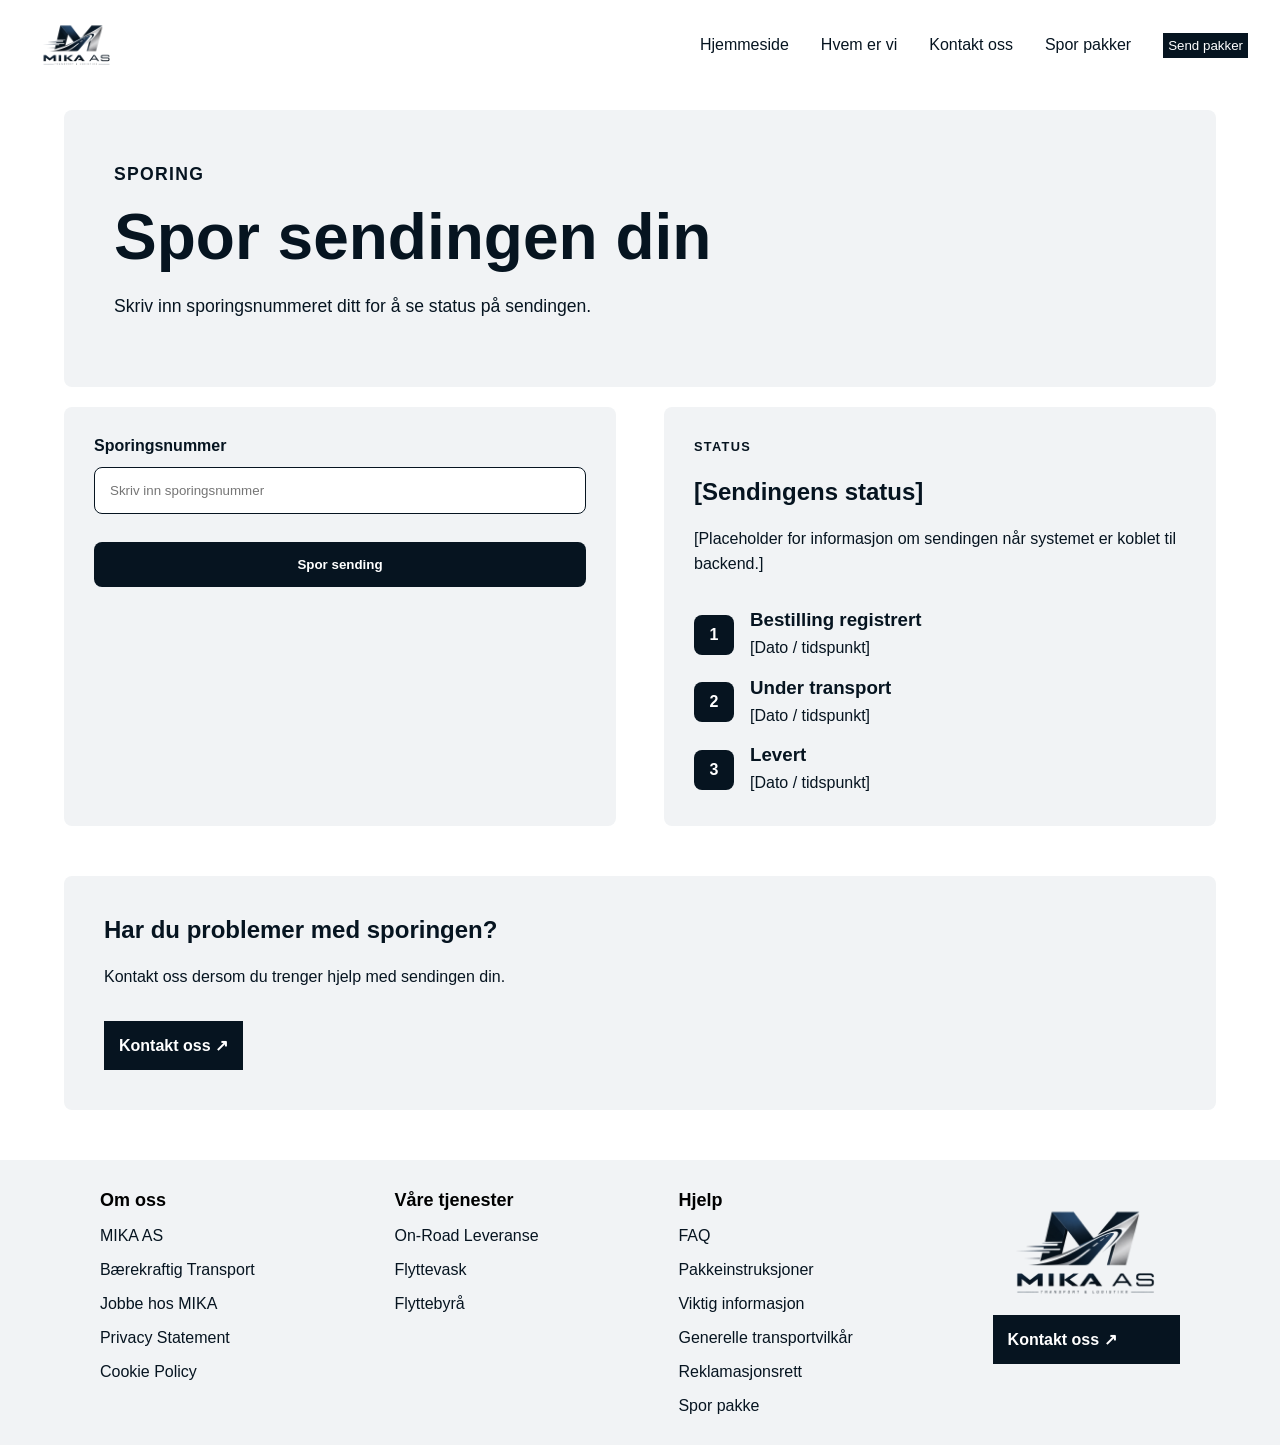
<file: pages/tracking.html>
<!doctype html>
<html lang="no">

<head>
  <meta charset="utf-8">
  <meta name="viewport" content="width=device-width, initial-scale=1">

  <title>MIKA AS | Spor pakke</title>
  <meta
    name="description"
    content="Spor sendingen din hos MIKA AS."
  >

  <link rel="icon" href="../img/mika_favicon.ico">
  <link rel="stylesheet" href="../css/style.css">
</head>

<body>

<header class="top-menu">

  <a href="../index.html" class="logo">
    <img src="../img/MIKA.png" alt="MIKA AS">
  </a>

  <nav class="navigation">
    <a href="../index.html">Hjemmeside</a>
    <a href="about.html">Hvem er vi</a>
    <a href="contact.html">Kontakt oss</a>
    <a href="tracking.html">Spor pakker</a>

    <button class="menu_btn" type="button" onclick="redirectToServicesFromPages()">
      Send pakker
    </button>
  </nav>

  <button
    class="menu-button"
    type="button"
    aria-label="Åpne meny">
    ☰
  </button>

</header>


<main class="page_main">

  <section class="page_header fade-up">

    <p class="page_label">SPORING</p>

    <h1>Spor sendingen din</h1>

    <p>
      Skriv inn sporingsnummeret ditt for å se status på sendingen.
    </p>

  </section>


  <section class="tracking_section fade-up">

    <div class="tracking_form">

      <label for="tracking_number">
        Sporingsnummer
      </label>

      <input
        id="tracking_number"
        type="text"
        placeholder="Skriv inn sporingsnummer">

      <button type="button">
        Spor sending
      </button>

    </div>


    <div class="tracking_result">

      <p class="page_label">STATUS</p>

      <h2>[Sendingens status]</h2>

      <p>
        [Placeholder for informasjon om sendingen når systemet
        er koblet til backend.]
      </p>


      <div class="tracking_timeline">

        <div class="tracking_event">
          <div class="numbered_box">1</div>

          <div>
            <h3>Bestilling registrert</h3>
            <p>[Dato / tidspunkt]</p>
          </div>
        </div>


        <div class="tracking_event">
          <div class="numbered_box">2</div>

          <div>
            <h3>Under transport</h3>
            <p>[Dato / tidspunkt]</p>
          </div>
        </div>


        <div class="tracking_event">
          <div class="numbered_box">3</div>

          <div>
            <h3>Levert</h3>
            <p>[Dato / tidspunkt]</p>
          </div>
        </div>

      </div>

    </div>

  </section>


  <section class="page_cta fade-up">

    <h2>Har du problemer med sporingen?</h2>

    <p>
      Kontakt oss dersom du trenger hjelp med sendingen din.
    </p>

    <a href="contact.html" class="contact_button">
      Kontakt oss ↗
    </a>

  </section>

</main>


<footer class="fade-up">

  <div class="footer_container">
    <div class="footer_text_main">Om oss</div>
    <a href="about.html" class="footer_text">MIKA AS</a>
    <a href="sustainability.html" class="footer_text">Bærekraftig Transport</a>
    <a href="open_positions.html" class="footer_text">Jobbe hos MIKA</a>
    <a href="privacy_statement.html" class="footer_text">Privacy Statement</a>
    <a href="cookie_policy.html" class="footer_text">Cookie Policy</a>
  </div>

  <div class="footer_container">
    <div class="footer_text_main">Våre tjenester</div>
    <a href="services.html" class="footer_text">On-Road Leveranse</a>
    <a href="services.html" class="footer_text">Flyttevask</a>
    <a href="services.html" class="footer_text">Flyttebyrå</a>
  </div>

  <div class="footer_container">
    <div class="footer_text_main">Hjelp</div>
    <a href="faq.html" class="footer_text">FAQ</a>
    <a href="transport_info.html" class="footer_text">Pakkeinstruksjoner</a>
    <a href="transport_info.html" class="footer_text">Viktig informasjon</a>
    <a href="transport_info.html" class="footer_text">Generelle transportvilkår</a>
    <a href="claims.html" class="footer_text">Reklamasjonsrett</a>
    <a href="tracking.html" class="footer_text">Spor pakke</a>
  </div>

  <div id="footer_last">
    <img
      class="footer-logo"
      src="../img/MIKA.png"
      alt="MIKA AS">

    <a href="contact.html" class="contact_button">
      Kontakt oss ↗
    </a>
  </div>

</footer>

<script src="../js/app.js"></script>

</body>
</html>
</file>
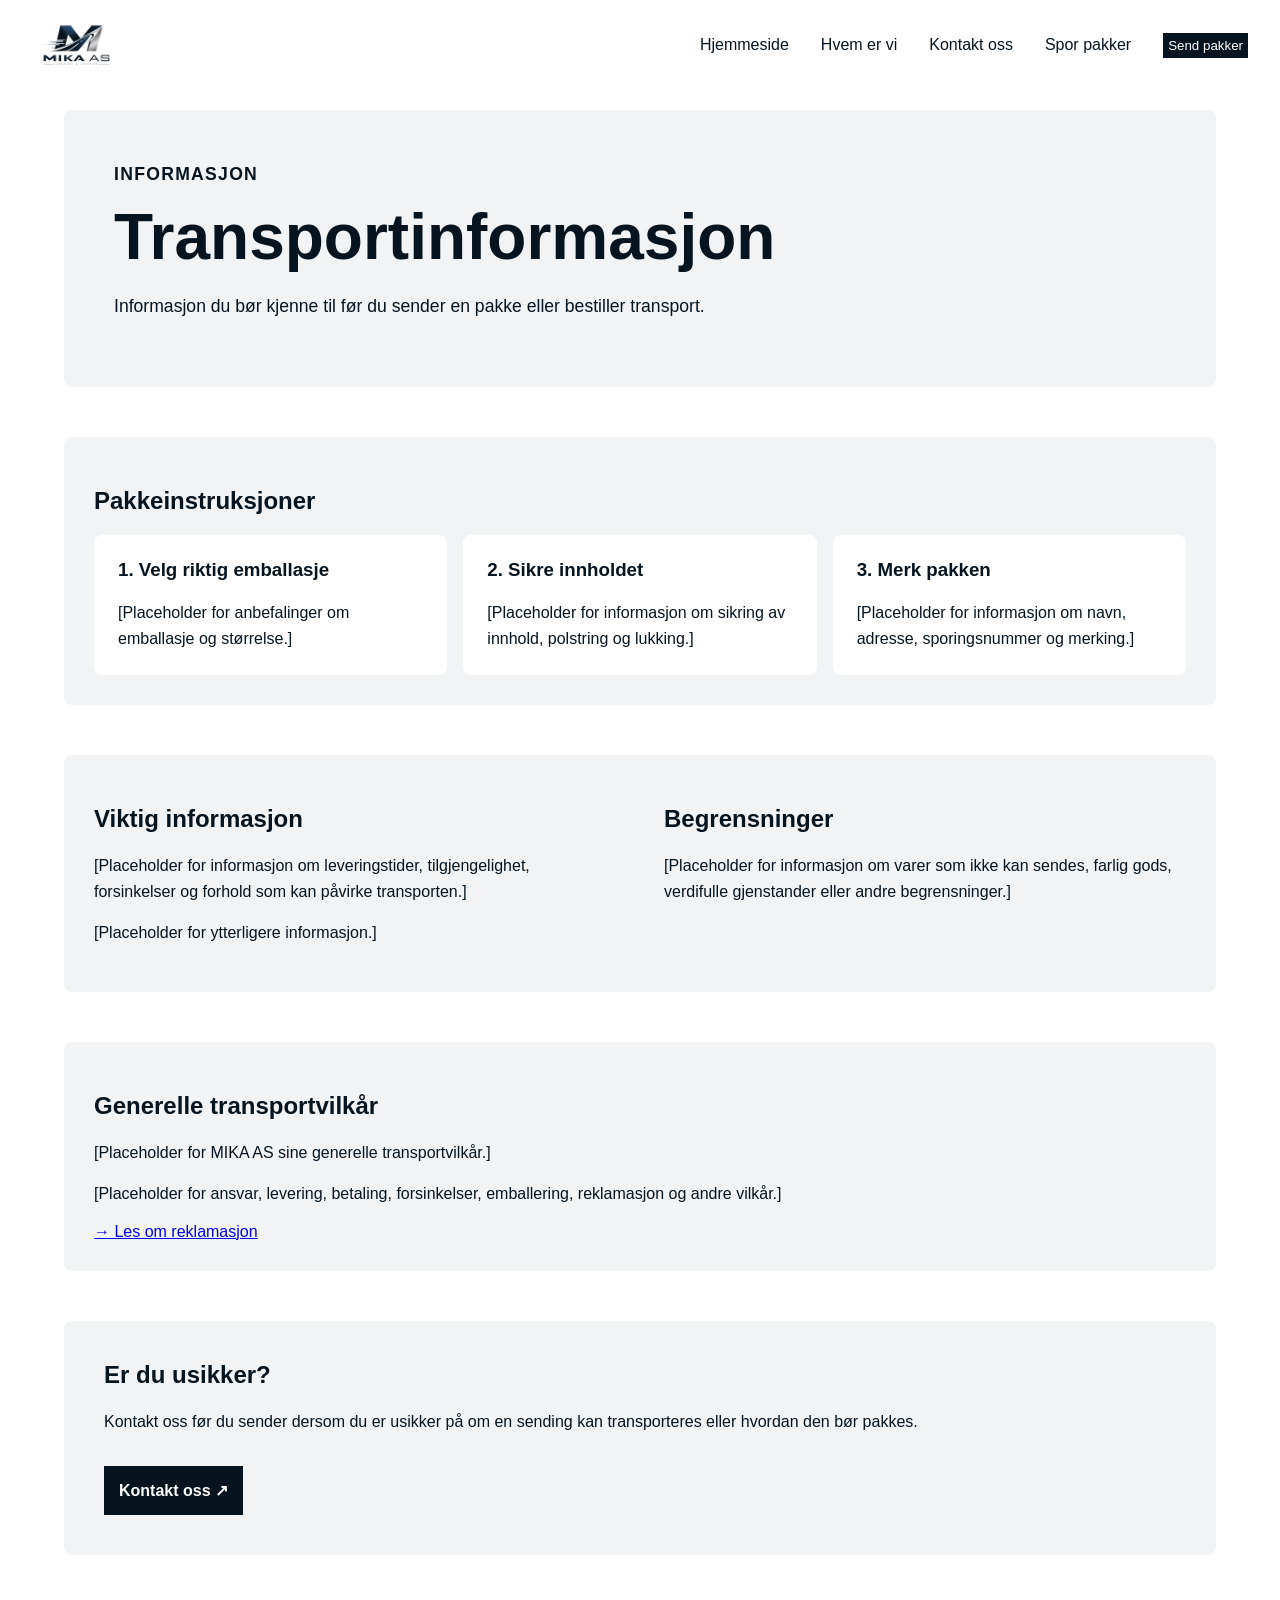
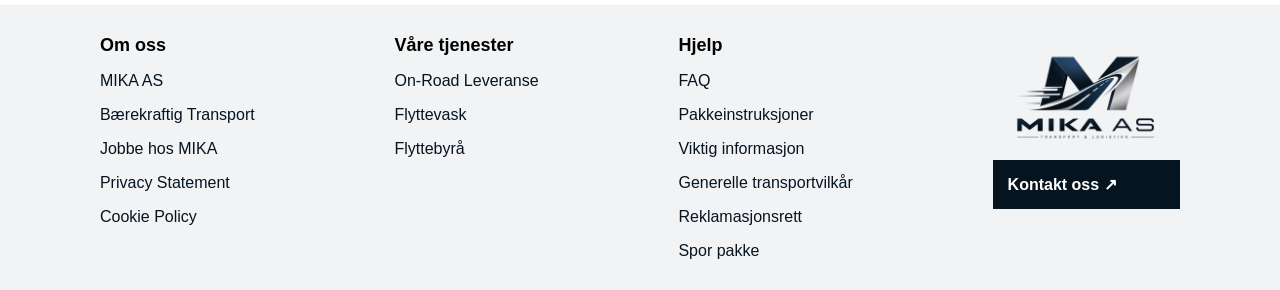
<file: pages/transport_info.html>
<!doctype html>
<html lang="no">

<head>
  <meta charset="utf-8">
  <meta name="viewport" content="width=device-width, initial-scale=1">

  <title>MIKA AS | Transportinformasjon</title>
  <meta
    name="description"
    content="Viktig informasjon om pakking, levering og transportvilkår hos MIKA AS."
  >

  <link rel="icon" href="../img/mika_favicon.ico">
  <link rel="stylesheet" href="../css/style.css">
</head>

<body>

<header class="top-menu">

  <a href="../index.html" class="logo">
    <img src="../img/MIKA.png" alt="MIKA AS">
  </a>

  <nav class="navigation">
    <a href="../index.html">Hjemmeside</a>
    <a href="about.html">Hvem er vi</a>
    <a href="contact.html">Kontakt oss</a>
    <a href="tracking.html">Spor pakker</a>

    <button class="menu_btn" type="button" onclick="redirectToServicesFromPages()">
      Send pakker
    </button>
  </nav>

  <button
    class="menu-button"
    type="button"
    aria-label="Åpne meny">
    ☰
  </button>

</header>


<main class="page_main">

  <section class="page_header fade-up">

    <p class="page_label">INFORMASJON</p>

    <h1>Transportinformasjon</h1>

    <p>
      Informasjon du bør kjenne til før du sender en pakke eller bestiller
      transport.
    </p>

  </section>


  <section class="page_section fade-up">

    <h2>Pakkeinstruksjoner</h2>

    <div class="info_grid">

      <article class="info_card">

        <h3>1. Velg riktig emballasje</h3>

        <p>
          [Placeholder for anbefalinger om emballasje og størrelse.]
        </p>

      </article>


      <article class="info_card">

        <h3>2. Sikre innholdet</h3>

        <p>
          [Placeholder for informasjon om sikring av innhold,
          polstring og lukking.]
        </p>

      </article>


      <article class="info_card">

        <h3>3. Merk pakken</h3>

        <p>
          [Placeholder for informasjon om navn, adresse,
          sporingsnummer og merking.]
        </p>

      </article>

    </div>

  </section>


  <section class="page_section two_column fade-up">

    <div>

      <h2>Viktig informasjon</h2>

      <p>
        [Placeholder for informasjon om leveringstider,
        tilgjengelighet, forsinkelser og forhold som kan påvirke transporten.]
      </p>

      <p>
        [Placeholder for ytterligere informasjon.]
      </p>

    </div>


    <div>

      <h2>Begrensninger</h2>

      <p>
        [Placeholder for informasjon om varer som ikke kan sendes,
        farlig gods, verdifulle gjenstander eller andre begrensninger.]
      </p>

    </div>

  </section>


  <section class="page_section fade-up">

    <h2>Generelle transportvilkår</h2>

    <p>
      [Placeholder for MIKA AS sine generelle transportvilkår.]
    </p>

    <p>
      [Placeholder for ansvar, levering, betaling, forsinkelser,
      emballering, reklamasjon og andre vilkår.]
    </p>

    <a href="claims.html">
      → Les om reklamasjon
    </a>

  </section>


  <section class="page_cta fade-up">

    <h2>Er du usikker?</h2>

    <p>
      Kontakt oss før du sender dersom du er usikker på om en sending
      kan transporteres eller hvordan den bør pakkes.
    </p>

    <a href="contact.html" class="contact_button">
      Kontakt oss ↗
    </a>

  </section>

</main>


<footer class="fade-up">

  <div class="footer_container">
    <div class="footer_text_main">Om oss</div>
    <a href="about.html" class="footer_text">MIKA AS</a>
    <a href="sustainability.html" class="footer_text">Bærekraftig Transport</a>
    <a href="open_positions.html" class="footer_text">Jobbe hos MIKA</a>
    <a href="privacy_statement.html" class="footer_text">Privacy Statement</a>
    <a href="cookie_policy.html" class="footer_text">Cookie Policy</a>
  </div>

  <div class="footer_container">
    <div class="footer_text_main">Våre tjenester</div>
    <a href="services.html" class="footer_text">On-Road Leveranse</a>
    <a href="services.html" class="footer_text">Flyttevask</a>
    <a href="services.html" class="footer_text">Flyttebyrå</a>
  </div>

  <div class="footer_container">
    <div class="footer_text_main">Hjelp</div>
    <a href="faq.html" class="footer_text">FAQ</a>
    <a href="transport_info.html" class="footer_text">Pakkeinstruksjoner</a>
    <a href="transport_info.html" class="footer_text">Viktig informasjon</a>
    <a href="transport_info.html" class="footer_text">Generelle transportvilkår</a>
    <a href="claims.html" class="footer_text">Reklamasjonsrett</a>
    <a href="tracking.html" class="footer_text">Spor pakke</a>
  </div>

  <div id="footer_last">
    <img
      class="footer-logo"
      src="../img/MIKA.png"
      alt="MIKA AS">

    <a href="contact.html" class="contact_button">
      Kontakt oss ↗
    </a>
  </div>

</footer>

<script src="../js/app.js"></script>

</body>
</html>
</file>
<file: css/style.css>
/* =========================
   Base
   ========================= */

body {
  margin: 0;
  padding-top: 90px;
  font-family: Inter, sans-serif;
}

main {
  flex-grow: 1;
}

* {
  box-sizing: border-box;
}

button{
  border: none;
}


/* =========================
   Header / Navigation
   ========================= */

.top-menu {
  position: fixed;
  top: 0;
  left: 0;

  width: 100%;
  height: 90px;
  padding: 0 2rem;

  background: white;

  display: flex;
  align-items: center;

  box-sizing: border-box;
  z-index: 1000;
}

.logo img {
  height: 60px;
  width: auto;
  display: block;
}

.navigation {
  display: flex;
  align-items: center;
  gap: 2rem;
  margin-left: auto;
}

.navigation a {
  color: #061420;
  text-decoration: none;
}

.menu-button {
  display: none;
}

.menu_btn{
  min-width: 80px;
  font-family: Inter, sans-serif;
  background-color: #061420;
  color: white;
  cursor: pointer;
  padding: 5px;
}


/* =========================
   Hero
   ========================= */

.hero {
  display: flex;
  flex-direction: row;
  align-items: center;

  margin: 20px 50px;
  padding: 30px;

  background-color: #F1F3F5;
  border-radius: 0.5rem;
}

.hero_text {
  flex: 1;
  display: flex;
  flex-flow: column;
  gap: 1.5rem;
}

.hero_text h1 {
  margin: 0;
  font-size: clamp(2.5rem, 3.5vw, 4.5rem);
  color: #061420;
}

.hero_text h2 {
  margin: 0;
  font-size: clamp(0.75rem, 1.5vw, 2.25rem);
  color: #061420;
  font-weight: normal;
}

.hero_sporing{
  display: flex;
  flex-flow: row;
  gap: 0.5rem;
}

.hero_input {
  padding: 20px;
  border-radius: 0.5rem;
  min-width: 250px;
  font-family: Inter, sans-serif;
}

.hero_btn {
  min-width: 80px;
  font-family: Inter, sans-serif;
  font-weight: bold;
  background-color: #061420;
  color: white;
  border-radius: 0.5rem;
  cursor: pointer;
}

.main_img_wrapper {
  flex: 0 0 45%;
}

.main_img_wrapper img {
  display: block;
  width: 100%;
  height: auto;

  border-radius: 0.5rem;
}


/* =========================
   General Container
   ========================= */

.container {
  width: min(90%, 1200px);
  margin-inline: auto;
  box-sizing: border-box;

  background-color: #F1F3F5;
  display: flex;
  justify-content: center;
  flex-flow: column;
  padding: 0 2rem 2rem 2rem;
  border-radius: 0.5rem;
}

.container h2 {
  text-align: center;
  color: #061420;
}

.container h3 {
  font-weight: normal;
  color: #061420;
}

.container a {
  color: #061420;
  font-size: large;
}

.container img{
  display: block;
  width: 100%;
  height: auto;
  border-radius: 0.5rem;
}


/* =========================
   About
   ========================= */

.about {
  padding: 2rem 0;
  margin: 50px;
  border-radius: 0.5rem;
  display: flex;
  flex-flow: row;
  justify-content: space-around;
  gap: 1rem;
}

textarea{
  resize: none;
}

.about_page_hero_image {
  flex: 0 0 25%;
}

.about_page_hero_image img {
  display: block;
  width: 100%;
  height: auto;
  border-radius: 0.5rem;
}


/* =========================
   FAQ
   ========================= */

.faq {
  display: flex;
  flex-direction: row;

  margin: 20px 50px;
  padding: 15px;

  background-color: #F1F3F5;
  border-radius: 0.5rem;

  gap: 3rem;
}

.question_container {
  flex: 1;

  display: flex;
  flex-direction: column;
}

.faq_container {
  border-bottom: 1px solid #061420;
}

.faq_container:last-child {
  border-bottom: none;
}

.contact_form {
  display: flex;
  flex-direction: column;
  align-items: center;
  margin: 20px 50px;
  padding: 30px;
  background-color: #F1F3F5;
  border-radius: 0.5rem;
}

.contact_form h1 {
  text-align: center;
}

.contact_form input {
  margin: 5px 0;
  border-radius: 0.5rem;
}

.question {
  width: 100%;
  padding: 1rem 0;

  border: none;
  background: none;

  display: flex;
  justify-content: space-between;
  align-items: center;

  font-family: Inter, sans-serif;
  font-size: 1rem;
  font-weight: bold;
  color: #061420;

  cursor: pointer;
  text-align: left;
}

.faq_answer {
  max-height: 0;
  overflow: hidden;

  transition: max-height 0.3s ease;
}

.faq_answer p {
  margin: 0;
  padding-bottom: 1.5rem;
}

.faq_icon {
  font-size: 1rem;

  transition: transform 0.3s ease;
}

.faq_container.open .faq_answer {
  max-height: 500px;
}

.faq_container.open .faq_icon {
  transform: rotate(45deg);
}


/* =========================
   Pages
   ========================= */

.page_main {
  width: 100%;
}

.page_header {
  width: min(90%, 1200px);
  margin: 20px auto;
  padding: 50px;

  background-color: #F1F3F5;
  border-radius: 0.5rem;

  color: #061420;
}

.page_header h1 {
  margin: 0 0 1rem 0;
  font-size: clamp(2.5rem, 5vw, 4.5rem);
  color: #061420;
}

.page_header p {
  max-width: 800px;
  font-size: 1.1rem;
  line-height: 1.6;
  color: #061420;
}

.page_label {
  margin: 0 0 0.75rem 0;
  font-size: 0.8rem;
  font-weight: bold;
  letter-spacing: 0.08rem;
  color: #061420;
}

.page_hero {
  display: flex;
  flex-direction: row;
  align-items: center;

  margin: 20px 50px;
  padding: 30px;

  background-color: #F1F3F5;
  border-radius: 0.5rem;

  color: #061420;
}

.page_hero_text {
  flex: 1;
  padding: 1rem;
}

.page_hero_text h1 {
  margin: 0 0 1rem 0;
  font-size: clamp(2.5rem, 4vw, 4.5rem);
  color: #061420;
}

.page_hero_text h2 {
  margin: 0 0 1rem 0;
  font-size: clamp(1.25rem, 2vw, 2rem);
  font-weight: normal;
  color: #061420;
}

.page_hero_text p {
  max-width: 700px;
  line-height: 1.6;
  color: #061420;
}

.page_hero_image {
  flex: 0 0 45%;
}

.page_hero_image img {
  display: block;
  width: 100%;
  height: auto;
  border-radius: 0.5rem;
}

.page_section {
  width: min(90%, 1200px);
  margin: 50px auto;
  padding: 30px;

  background-color: #F1F3F5;
  border-radius: 0.5rem;

  color: #061420;
}

.page_section h2 {
  color: #061420;
}

.page_section h3 {
  color: #061420;
}

.page_section p {
  line-height: 1.6;
  color: #061420;
}

.section_heading {
  margin-bottom: 2rem;
}

.section_heading p {
  max-width: 800px;
}

.info_grid {
  display: grid;
  grid-template-columns: repeat(3, 1fr);
  gap: 1rem;
}

.info_card {
  padding: 1.5rem;

  background-color: white;
  border-radius: 0.5rem;

  color: #061420;
}

.info_card h3 {
  margin-top: 0;
}

.info_card p {
  margin-bottom: 0;
}

.two_column {
  display: grid;
  grid-template-columns: repeat(2, 1fr);
  gap: 3rem;
}

.page_cta {
  width: min(90%, 1200px);
  margin: 50px auto;
  padding: 40px;

  background-color: #F1F3F5;
  border-radius: 0.5rem;

  color: #061420;
}

.page_cta h2 {
  margin-top: 0;
  color: #061420;
}

.page_cta p {
  color: #061420;
  line-height: 1.6;
}

.page_cta .contact_button {
  display: inline-block;
  margin-top: 1rem;
  text-decoration: none;
}

.contact_button {
  display: inline-block;
  height: fit-content;
  min-width: 80px;

  font-family: Inter, sans-serif;
  font-weight: bold;

  background-color: #061420;
  color: white;

  cursor: pointer;
  padding: 15px;

  text-decoration: none;
}


/* =========================
   Contact
   ========================= */

.contact_page {
  display: flex;
  flex-direction: row;
  align-items: stretch;

  margin: 20px 50px;
  gap: 3rem;

  color: #061420;
}

.contact_intro {
  flex: 1;
  padding: 30px;
}

.contact_intro h1 {
  margin: 0 0 1rem 0;
  font-size: clamp(2.5rem, 4vw, 4rem);
  color: #061420;
}

.contact_intro b {
  display: block;
  margin-bottom: 1rem;
  font-size: 1.2rem;
  color: #061420;
}

.contact_intro i {
  display: block;
  margin-bottom: 1rem;
  color: #061420;
}

.contact_intro p {
  line-height: 1.6;
  color: #061420;
}

.contact_information {
  display: flex;
  flex-direction: column;
  gap: 1rem;
  margin-top: 2rem;
}

.contact_information h3 {
  margin: 0;
  color: #061420;
}

.contact_information p {
  margin: 0.25rem 0 0 0;
}

.contact_page .contact_form {
  flex: 0 0 50%;

  display: flex;
  flex-direction: column;
  align-items: stretch;

  margin: 0;
  padding: 30px;

  background-color: #F1F3F5;
  border-radius: 0.5rem;
}

.contact_page .contact_form h1 {
  margin-top: 0;
  color: #061420;
}

.contact_page .contact_form p {
  color: #061420;
}

.contact_container {
  width: 100%;
}

.contact_step {
  display: flex;
  justify-content: space-between;
  gap: 1rem;
  margin-bottom: 2rem;
}

.step_block {
  width: 100%;
  display: flex;
  flex-direction: column;
  align-items: center;
  text-align: center;
  color: #061420;
}

.step_block p {
  margin: 0.5rem 0 0 0;
  font-size: 0.85rem;
}

.numbered_box {
  width: 40px;
  height: 40px;

  display: flex;
  align-items: center;
  justify-content: center;

  background-color: #061420;
  color: white;

  border-radius: 0.5rem;

  font-weight: bold;
}

.form_step {
  display: flex;
  flex-direction: column;
  gap: 0.75rem;

  color: #061420;
}

.form_step h2 {
  margin: 0 0 1rem 0;
}

.form_step label {
  font-weight: bold;
  color: #061420;
}

.form_step input,
.form_step textarea,
.form_step select {
  width: 100%;

  padding: 15px;

  border: 1px solid #061420;
  border-radius: 0.5rem;

  font-family: Inter, sans-serif;
}

.selection_step{
  display: none;
  flex-direction: column;
  gap: 0.75rem;
}

.selection_step.current{
  display: flex;
  flex-direction: column;
  gap: 0.75rem;
}

.selection_step label {
  font-weight: bold;
  color: #061420;
}

.selection_step textarea {
  width: 100%;
  min-height: 180px;
  padding: 15px;

  border: 1px solid #061420;
  border-radius: 0.5rem;

  font-family: Inter, sans-serif;
}

.selection_step input {
  width: 100%;
  padding: 15px;

  border: 1px solid #061420;
  border-radius: 0.5rem;

  font-family: Inter, sans-serif;
}

.selection_button {
  width: 100%;
  padding: 15px;
  background-color: white;
  color: #061420;
  border: 1px solid #061420;
  border-radius: 0.5rem;
  font-family: Inter, sans-serif;
  font-weight: bold;
  cursor: pointer;
  text-align: left;
}

.selection_button:hover {
  background-color: #061420;
  color: white;
}

.selection_button.selected {
  width: 100%;
  padding: 15px;
  background-color: #061420;
  color: white;
  border: 1px solid #061420;
  border-radius: 0.5rem;
  font-family: Inter, sans-serif;
  font-weight: bold;
  cursor: pointer;
  text-align: left;
}

.error {
  min-height: 1.5rem;
  margin: 0.75rem 0 0 0;
  color: #061420;
}

.current_step {
  display: flex;
  align-items: center;
  justify-content: space-between;

  margin-top: 2rem;
}

.current_step p {
  margin: 0;
  color: #061420;
}

.current_step button {
  padding: 12px 20px;

  background-color: #061420;
  color: white;

  border-radius: 0.5rem;

  font-family: Inter, sans-serif;
  font-weight: bold;

  cursor: pointer;
}


/* =========================
   FAQ Page
   ========================= */

.faq_page {
  width: min(90%, 1200px);
  margin: 20px auto;
  padding: 15px;

  background-color: #F1F3F5;
  border-radius: 0.5rem;
}

.faq_page .faq_container {
  border-bottom: 1px solid #061420;
}

.faq_page .question {
  padding: 1.5rem 0;
}

.faq_page .faq_answer p {
  max-width: 900px;
  line-height: 1.6;
  color: #061420;
}


/* =========================
   Services
   ========================= */

.service_grid {
  width: min(90%, 1200px);
  margin: 20px auto 50px;

  display: grid;
  grid-template-columns: repeat(3, 1fr);

  gap: 1rem;
}

.service_card {
  display: flex;
  flex-direction: column;

  padding: 2rem;

  background-color: #F1F3F5;
  border-radius: 0.5rem;

  color: #061420;
}

.service_card h2 {
  margin-top: 0;
}

.service_card p {
  line-height: 1.6;
}

.service_card a {
  margin-top: auto;
  padding-top: 1rem;

  color: #061420;
  font-size: large;
}


/* =========================
   Partners
   ========================= */

.partner_grid {
  display: grid;
  grid-template-columns: repeat(3, 1fr);
  gap: 1rem;
}

.partner_card {
  padding: 2rem;

  background-color: white;
  border-radius: 0.5rem;

  color: #061420;
}

.partner_logo {
  width: 100%;
  height: 120px;

  display: flex;
  align-items: center;
  justify-content: center;

  margin-bottom: 1.5rem;

  background-color: #F1F3F5;
  border-radius: 0.5rem;

  color: #061420;
  font-weight: bold;
}

.partner_card h3 {
  margin-top: 0;
}

.partner_card p {
  line-height: 1.6;
}

.partner_card a {
  color: #061420;
}


/* =========================
   Jobs
   ========================= */

.job_grid {
  display: grid;
  grid-template-columns: repeat(3, 1fr);
  gap: 1rem;
}

.job_card {
  padding: 2rem;

  background-color: white;
  border-radius: 0.5rem;

  color: #061420;
}

.job_card h3 {
  margin-top: 0;
}

.job_card p {
  line-height: 1.6;
}

.job_card a {
  color: #061420;
}


/* =========================
   Price Calculator
   ========================= */

.price_calculator {
  width: min(90%, 1200px);
  margin: 20px auto 50px;

  display: grid;
  grid-template-columns: 1fr 1fr;

  gap: 3rem;
}

.calculator_form,
.calculator_result {
  padding: 30px;

  background-color: #F1F3F5;
  border-radius: 0.5rem;

  color: #061420;
}

.calculator_form {
  display: flex;
  flex-direction: column;
  gap: 0.75rem;
}

.calculator_form h2,
.calculator_result h2 {
  margin-top: 0;
}

.calculator_form label {
  font-weight: bold;
}

.calculator_form input,
.calculator_form select {
  width: 100%;

  padding: 15px;

  border: 1px solid #061420;
  border-radius: 0.5rem;

  font-family: Inter, sans-serif;
}

.calculator_form button {
  margin-top: 1rem;

  padding: 15px;

  background-color: #061420;
  color: white;

  border-radius: 0.5rem;

  font-family: Inter, sans-serif;
  font-weight: bold;

  cursor: pointer;
}

.calculator_result p {
  line-height: 1.6;
}

.price_result {
  margin: 2rem 0;

  font-size: clamp(2rem, 4vw, 4rem);
  font-weight: bold;

  color: #061420;
}


/* =========================
   Tracking
   ========================= */

.tracking_section {
  width: min(90%, 1200px);
  margin: 20px auto 50px;

  display: grid;
  grid-template-columns: 1fr 1fr;

  gap: 3rem;
}

.tracking_form,
.tracking_result {
  padding: 30px;

  background-color: #F1F3F5;
  border-radius: 0.5rem;

  color: #061420;
}

.tracking_form {
  display: flex;
  flex-direction: column;
  gap: 0.75rem;
}

.tracking_form label {
  font-weight: bold;
}

.tracking_form input {
  padding: 15px;

  border: 1px solid #061420;
  border-radius: 0.5rem;

  font-family: Inter, sans-serif;
}

.tracking_form button {
  margin-top: 1rem;

  padding: 15px;

  background-color: #061420;
  color: white;

  border-radius: 0.5rem;

  font-family: Inter, sans-serif;
  font-weight: bold;

  cursor: pointer;
}

.tracking_result p {
  line-height: 1.6;
}

.tracking_timeline {
  display: flex;
  flex-direction: column;
  gap: 1rem;

  margin-top: 2rem;
}

.tracking_event {
  display: flex;
  align-items: center;
  gap: 1rem;
}

.tracking_event h3 {
  margin: 0;
  color: #061420;
}

.tracking_event p {
  margin: 0.25rem 0 0 0;
}


/* =========================
   Legal Pages
   ========================= */

.legal_page {
  width: min(90%, 1000px);
  margin: 20px auto 50px;
  padding: 40px;

  background-color: #F1F3F5;
  border-radius: 0.5rem;

  color: #061420;
}

.legal_page h2 {
  margin-top: 2.5rem;
  color: #061420;
}

.legal_page h2:first-child {
  margin-top: 0;
}

.legal_page p,
.legal_page li {
  line-height: 1.7;
}

.legal_page ul {
  padding-left: 1.5rem;
}

.legal_page a {
  color: #061420;
}


/* =========================
   News
   ========================= */

.news{
  padding: 2rem 0;
  margin: 50px;
  border-radius: 0.5rem;
  display: flex;
  flex-flow: row;
  justify-content: space-around;
  gap: 1rem;
}


/* =========================
   News Container
   ========================= */

.news-container {
  width: min(90%, 1200px);
  margin-inline: auto;
  box-sizing: border-box;
  background-color: #F1F3F5;
  display: flex;
  flex-flow: column;
  padding: 0 2rem 2rem 2rem;
  border-radius: 0.5rem;
  align-items: flex-start;
}

.news-container h2 {
  text-align: center;
  color: #061420;
}

.news-container h3 {
  font-weight: normal;
  color: #061420;
}

.news-container a {
  color: #061420;
  font-size: large;
}

.news-container img{
  display: block;
  width: 100%;
  height: auto;
  border-radius: 0.5rem;
}


/* =========================
   Footer
   ========================= */

footer{
  display: flex;
  justify-content: space-around;
  background-color: #F1F3F5;
  padding: 30px;
  align-items: flex-start;
}

.footer-logo{
  height: 125px;
  width: auto;
  display: block;
}

.footer_container {
  display: flex;
  flex-direction: column;
  justify-content: center;
  gap: 1rem;
}

.footer_text_main{
  font-weight: bold;
  font-size: large;
}

.footer_text {
  text-decoration: none;
  width: fit-content;
  color: #061420;
}

#footer_last{
  display: flex;
  flex-direction: column;
  justify-content: center;
}

.contact_button{
  height: fit-content;
  min-width: 80px;
  font-family: Inter, sans-serif;
  font-weight: bold;
  background-color: #061420;
  color: white;
  cursor: pointer;
  padding: 15px;
  text-decoration: none;
}


/* =========================
   Animations
   ========================= */

.fade-up{
  opacity: 0;
  transform: translateY(40px);
  transition: opacity 0.7s ease, transform 0.7s ease;
}

.fade-up.visible {
  opacity: 1;
  transform: translateY(0);
}


/* =========================
   Tablet
   ========================= */

@media (max-width: 1100px) {

  .top-menu {
    height: auto;
    padding: 1rem;

    flex-direction: column;
    gap: 1rem;
  }

  .logo img {
    height: 50px;
  }

  .navigation {
    width: 100%;

    justify-content: center;
    flex-wrap: wrap;
    gap: 1rem;
  }

  .navigation a {
    font-size: 0.9rem;
  }

  body {
    padding-top: 150px;
  }

  .hero {
    flex-flow: column-reverse;
  }

  .hero_text {
    gap: 0.5rem;
    justify-content: center;
    text-align: center;
    align-content: center;
  }

  .hero_sporing{
    justify-content: center;
    text-align: center;
    align-content: center;
  }

  .hero_input {
    min-width: 10rem;
    font-size: 0.7rem;
  }

  .hero_btn {
    min-width: 4rem;
  }

  .about{
    flex-flow: column;
  }

  .news{
    flex-flow: column;
  }

  .main_img_wrapper{
    flex: 0 0 25%;
  }

  .container h2{
    text-align: left;
  }

  .container h3{
    text-align: left;
  }

  .news-container h2{
    text-align: left;
  }

  .news-container h3{
    text-align: left;
  }

  footer{
    flex-flow: column;
    gap: 1rem;
    align-items: center;
  }

  .footer_container {
    text-align: center;
    align-items: center;
  }

  .faq{
    flex-flow: column;
  }

  .page_hero {
    flex-flow: column-reverse;
  }

  .page_hero_image {
    width: 100%;
  }

  .page_hero_text {
    width: 100%;
    text-align: center;
  }

  .page_hero_text p {
    margin-inline: auto;
  }

  .info_grid {
    grid-template-columns: 1fr;
  }

  .service_grid {
    grid-template-columns: repeat(2, 1fr);
  }

  .partner_grid {
    grid-template-columns: repeat(2, 1fr);
  }

  .job_grid {
    grid-template-columns: repeat(2, 1fr);
  }

  .two_column {
    grid-template-columns: 1fr;
  }

  .price_calculator {
    grid-template-columns: 1fr;
  }

  .tracking_section {
    grid-template-columns: 1fr;
  }

  .contact_page {
    flex-direction: column;
    margin: 20px 50px;
  }

  .contact_page .contact_form {
    flex: none;
  }
}


/* =========================
   Mobile
   ========================= */

@media (max-width: 768px) {

  body {
    padding-top: 70px;
  }

  .top-menu {
    height: 70px;
    padding: 0 1rem;

    flex-direction: row;
  }

  .logo img {
    height: 45px;
  }

  .menu-button {
    display: block;
    margin-left: auto;

    border: none;
    background: none;

    font-size: 2rem;
    cursor: pointer;
  }

  .navigation {
    display: none;

    position: absolute;
    top: 70px;
    left: 0;

    width: 100%;
    padding: 1rem 0;

    background: white;

    flex-direction: column;
    align-items: center;
    gap: 1rem;

    box-shadow: 0 4px 10px rgba(0, 0, 0, 0.1);
  }

  .navigation.open {
    display: flex;
  }

  .navigation a {
    font-size: 1rem;
  }

  .hero {
    margin: 0 1rem;
    padding: 1rem;

    flex-direction: column-reverse;
  }

  .hero_text h1 {
    width: 90%;
    margin: 1rem auto;

    font-size: clamp(1.8rem, 8vw, 2.5rem);

    text-align: center;
  }

  .main_img_wrapper {
    width: 100%;
  }

  .about {
    margin: 2rem 1rem;
    padding: 0;
  }

  .news {
    margin: 2rem 1rem;
    padding: 0;
  }

  .container {
    width: 100%;
    padding: 0 1.5rem 1.5rem;
  }

  .news-container {
    width: 100%;
    padding: 0 1.5rem 1.5rem;
  }

  .page_header {
    width: auto;
    margin: 0 1rem 2rem;
    padding: 2rem 1.5rem;
  }

  .page_header h1 {
    font-size: clamp(2rem, 9vw, 3rem);
  }

  .page_hero {
    margin: 0 1rem 2rem;
    padding: 1rem;

    flex-direction: column-reverse;
  }

  .page_hero_text {
    padding: 1rem;
  }

  .page_hero_text h1 {
    font-size: clamp(2rem, 9vw, 3rem);
  }

  .page_section {
    width: auto;
    margin: 2rem 1rem;
    padding: 1.5rem;
  }

  .page_cta {
    width: auto;
    margin: 2rem 1rem;
    padding: 1.5rem;
  }

  .info_grid {
    grid-template-columns: 1fr;
  }

  .two_column {
    grid-template-columns: 1fr;
    gap: 1.5rem;
  }

  .service_grid {
    grid-template-columns: 1fr;
    width: auto;
    margin: 2rem 1rem;
  }

  .partner_grid {
    grid-template-columns: 1fr;
  }

  .job_grid {
    grid-template-columns: 1fr;
  }

  .contact_page {
    margin: 0 1rem 2rem;
    gap: 1rem;
  }

  .contact_intro {
    padding: 1.5rem;
  }

  .contact_intro h1 {
    font-size: clamp(2rem, 9vw, 3rem);
  }

  .contact_page .contact_form {
    padding: 1.5rem;
  }

  .contact_step {
    gap: 0.5rem;
  }

  .step_block p {
    font-size: 0.75rem;
  }

  .selection_button {
    padding: 15px;
  }

  .faq_page {
    width: auto;
    margin: 0 1rem 2rem;
    padding: 1rem 1.5rem;
  }

  .price_calculator {
    width: auto;
    margin: 0 1rem 2rem;
    grid-template-columns: 1fr;
    gap: 1rem;
  }

  .calculator_form,
  .calculator_result {
    padding: 1.5rem;
  }

  .tracking_section {
    width: auto;
    margin: 0 1rem 2rem;
    grid-template-columns: 1fr;
    gap: 1rem;
  }

  .tracking_form,
  .tracking_result {
    padding: 1.5rem;
  }

  .legal_page {
    width: auto;
    margin: 0 1rem 2rem;
    padding: 1.5rem;
  }

  .legal_page h2 {
    margin-top: 2rem;
  }

  footer{
    flex-flow: column;
    gap: 1rem;
    align-items: center;
  }

  .footer_container {
    text-align: center;
    align-items: center;
  }

  .footer-logo {
    height: 100px;
  }
}
</file>
